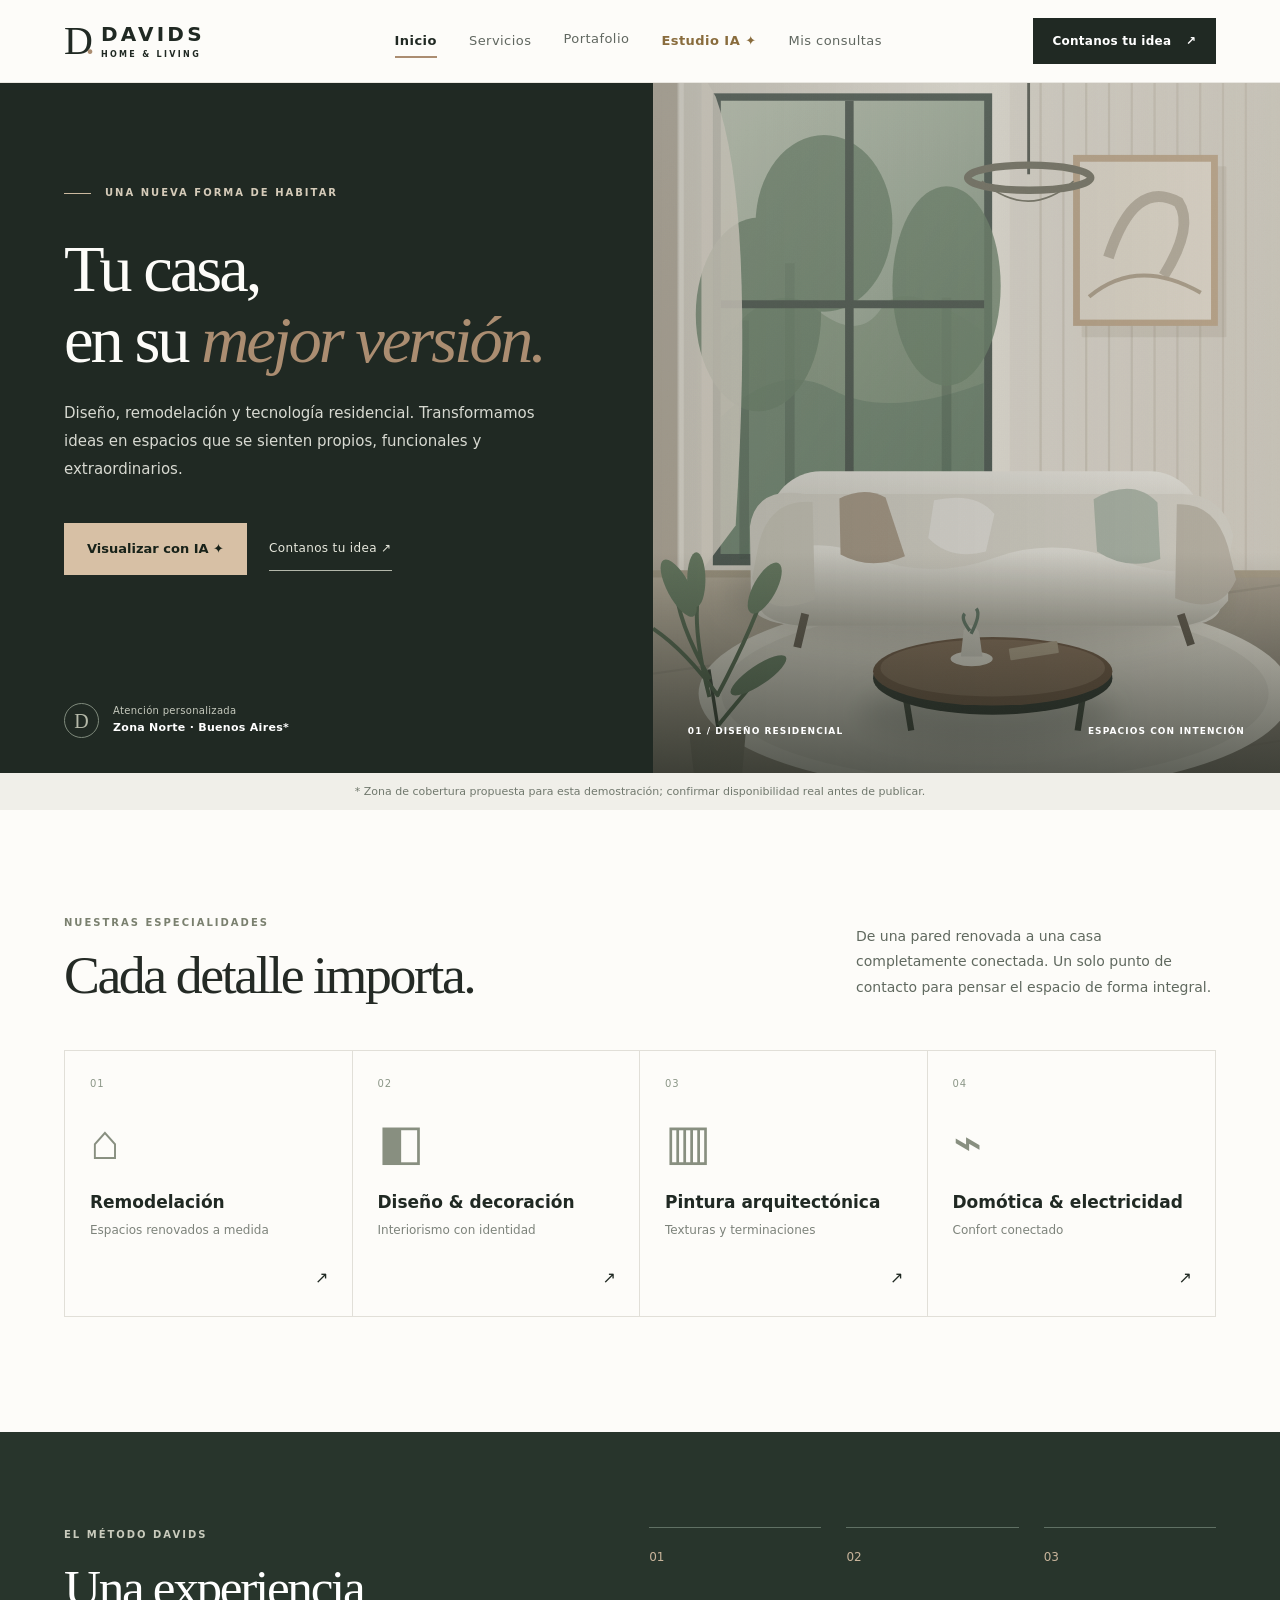
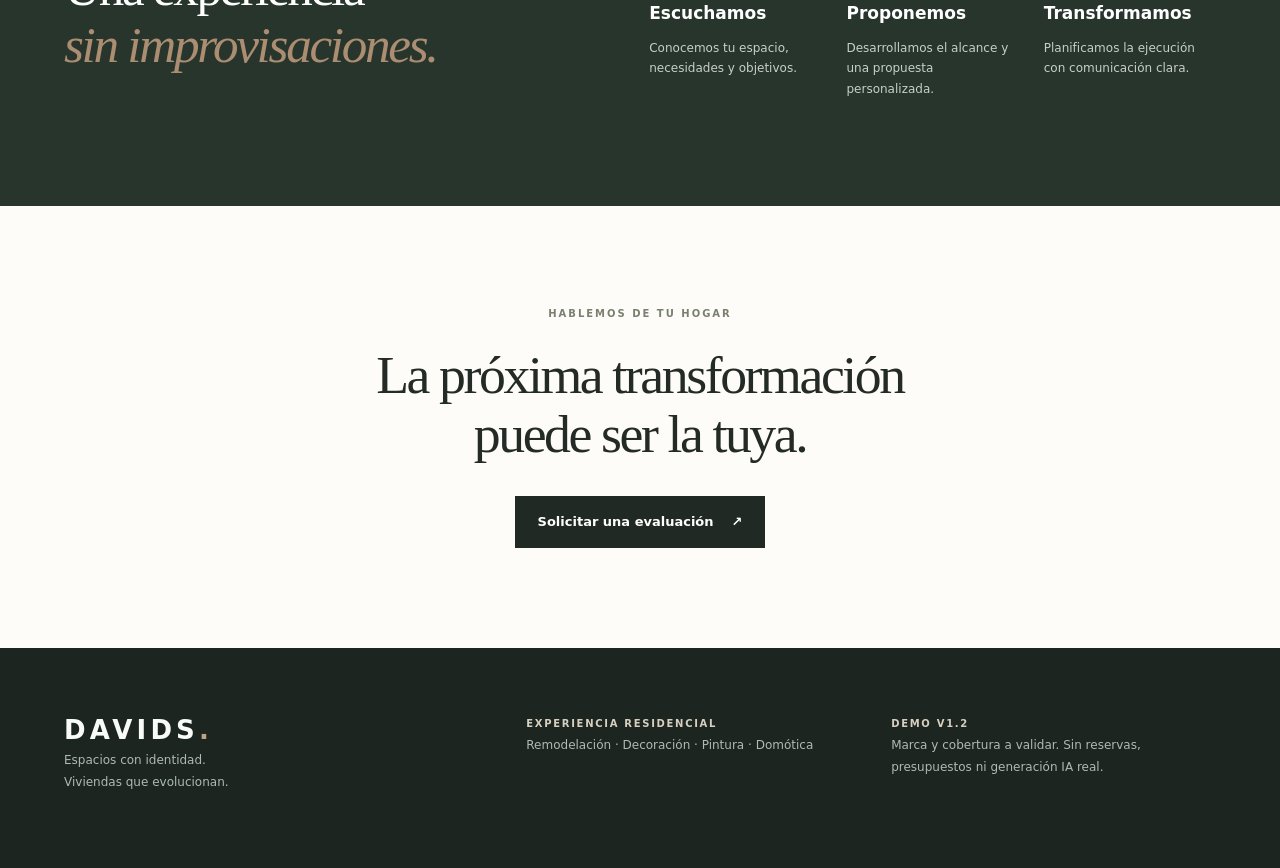
<file: index.html>
<!doctype html>
<html lang="es-AR">
<head>
  <meta charset="utf-8">
  <meta name="viewport" content="width=device-width, initial-scale=1, viewport-fit=cover">
  <meta name="theme-color" content="#202923">
  <meta name="description" content="DAVIDS — Remodelación, diseño interior, pintura arquitectónica y domótica. Una nueva experiencia residencial.">
  <link rel="manifest" href="manifest.webmanifest">
  <link rel="icon" href="assets/icon-192.png" type="image/png">
  <link rel="stylesheet" href="styles.css?v=1.2.1">
  <title>DAVIDS — Espacios que evolucionan</title>
</head>
<body>
  <a class="skip-link" href="#main">Ir al contenido principal</a>
  <header class="topbar">
    <div class="bar-shell">
      <button class="wordmark" type="button" data-nav="inicio" aria-label="DAVIDS, ir al inicio"><span class="brand-icon">D<span class="brand-dot">.</span></span><span class="brand-name">DAVIDS<span>HOME & LIVING</span></span></button>
      <nav class="desktop-nav" aria-label="Navegación principal">
        <button type="button" data-nav="inicio" class="nav-link active" aria-current="page">Inicio</button>
        <button type="button" data-nav="servicios" class="nav-link">Servicios</button>
        <a href="./portafolio/" class="nav-link" style="text-decoration:none">Portafolio</a>
        <a href="./estudio-ia.html" class="nav-link" style="color:#896c3d;font-weight:750;text-decoration:none;display:inline-flex;align-items:center">Estudio IA ✦</a>
        <button type="button" data-nav="consultas" class="nav-link">Mis consultas</button>
      </nav>
      <button class="header-cta" type="button" data-nav="proyecto">Contanos tu idea <span aria-hidden="true">↗</span></button>
    </div>
  </header>

  <main id="main" tabindex="-1">
    <section class="screen is-active" data-screen="inicio" id="inicio" aria-labelledby="home-title">
      <div class="hero">
        <div class="hero-copy">
          <div class="eyebrow"><span class="line"></span> UNA NUEVA FORMA DE HABITAR</div>
          <h1 id="home-title">Tu casa,<br>en su <em>mejor versión.</em></h1>
          <p>Diseño, remodelación y tecnología residencial. Transformamos ideas en espacios que se sienten propios, funcionales y extraordinarios.</p>
          <div class="hero-actions"><a class="btn btn-primary" style="text-decoration:none" href="./estudio-ia.html">Visualizar con IA ✦</a><button type="button" class="text-link" data-nav="proyecto">Contanos tu idea ↗</button></div>
          <div class="hero-foot"><span class="foot-seal">D</span><span>Atención personalizada<br><strong>Zona Norte · Buenos Aires*</strong></span></div>
        </div>
        <div class="hero-visual" role="img" aria-label="Referencia de interior contemporáneo, sala de estar luminosa en tonos neutros">
          <div class="photo-fallback" aria-hidden="true"><span class="photo-line"></span><span class="furniture"></span></div>
          <div class="photo-mark"><span>01 / DISEÑO RESIDENCIAL</span><span>ESPACIOS CON INTENCIÓN</span></div>
        </div>
      </div>
      <div class="subnote">* Zona de cobertura propuesta para esta demostración; confirmar disponibilidad real antes de publicar.</div>
      <section class="section-pad" aria-labelledby="expert-title">
        <div class="section-heading"><div><p class="eyebrow dark">NUESTRAS ESPECIALIDADES</p><h2 id="expert-title">Cada detalle importa.</h2></div><p>De una pared renovada a una casa completamente conectada. Un solo punto de contacto para pensar el espacio de forma integral.</p></div>
        <div class="specialty-grid">
          <button class="service-tile" type="button" data-open-service="remodelacion"><span class="tile-no">01</span><span class="tile-symbol">⌂</span><strong>Remodelación</strong><small>Espacios renovados a medida</small><span class="tile-arrow">↗</span></button>
          <button class="service-tile" type="button" data-open-service="interiores"><span class="tile-no">02</span><span class="tile-symbol">◧</span><strong>Diseño & decoración</strong><small>Interiorismo con identidad</small><span class="tile-arrow">↗</span></button>
          <button class="service-tile" type="button" data-open-service="pintura"><span class="tile-no">03</span><span class="tile-symbol">▥</span><strong>Pintura arquitectónica</strong><small>Texturas y terminaciones</small><span class="tile-arrow">↗</span></button>
          <button class="service-tile" type="button" data-open-service="domotica"><span class="tile-no">04</span><span class="tile-symbol">⌁</span><strong>Domótica & electricidad</strong><small>Confort conectado</small><span class="tile-arrow">↗</span></button>
        </div>
      </section>
      <section class="dark-band" aria-labelledby="approach-title"><div class="band-inner"><div><p class="eyebrow light">EL MÉTODO DAVIDS</p><h2 id="approach-title">Una experiencia<br><em>sin improvisaciones.</em></h2></div><div class="method-steps"><div><span>01</span><strong>Escuchamos</strong><p>Conocemos tu espacio, necesidades y objetivos.</p></div><div><span>02</span><strong>Proponemos</strong><p>Desarrollamos el alcance y una propuesta personalizada.</p></div><div><span>03</span><strong>Transformamos</strong><p>Planificamos la ejecución con comunicación clara.</p></div></div></div></section>
      <section class="closing-cta section-pad"><p class="eyebrow dark">HABLEMOS DE TU HOGAR</p><h2>La próxima transformación<br>puede ser la tuya.</h2><button class="btn btn-dark" type="button" data-nav="proyecto">Solicitar una evaluación <span aria-hidden="true">↗</span></button></section>
    </section>

    <section class="screen" data-screen="servicios" id="servicios" aria-labelledby="services-title" hidden>
      <div class="subhero"><p class="eyebrow dark">QUÉ HACEMOS</p><h1 id="services-title">Soluciones a tu medida.</h1><p>Calidad visual, funcionalidad y tecnología, sin soluciones genéricas.</p></div>
      <div class="service-list" id="service-list">
        <article class="service-row" data-service="remodelacion"><div class="service-index">01 / TRANSFORMACIÓN</div><div class="service-info"><h2>Remodelaciones integrales</h2><p>Actualización de viviendas, cocinas, baños, escaleras, patios y espacios comunes. Proyecto definido por diagnóstico.</p><div class="tag-row"><span>Renovación</span><span>Materiales</span><span>Terminaciones</span></div></div><button class="icon-action" type="button" data-service-quote="remodelacion" aria-label="Consultar por remodelaciones">↗</button></article>
        <article class="service-row" data-service="interiores"><div class="service-index">02 / ESTÉTICA</div><div class="service-info"><h2>Diseño interior y decoración</h2><p>Asesoría en distribución, paletas, mobiliario, iluminación y visualización conceptual antes de intervenir.</p><div class="tag-row"><span>Interiorismo</span><span>Color</span><span>Visualización 3D*</span></div></div><button class="icon-action" type="button" data-service-quote="interiores" aria-label="Consultar por diseño interior">↗</button></article>
        <article class="service-row" data-service="pintura"><div class="service-index">03 / ACABADOS</div><div class="service-info"><h2>Pintura arquitectónica</h2><p>Preparación de superficies, selección cromática y acabados de alta calidad para interiores y exteriores.</p><div class="tag-row"><span>Interior</span><span>Exterior</span><span>Acabados</span></div></div><button class="icon-action" type="button" data-service-quote="pintura" aria-label="Consultar por pintura">↗</button></article>
        <article class="service-row" data-service="domotica"><div class="service-index">04 / TECNOLOGÍA</div><div class="service-info"><h2>Domótica e instalaciones eléctricas</h2><p>Iluminación inteligente, automatización, optimización de circuitos y soluciones de confort y seguridad, sujetas a evaluación técnica.</p><div class="tag-row"><span>Smart home</span><span>Iluminación</span><span>Seguridad</span></div></div><button class="icon-action" type="button" data-service-quote="domotica" aria-label="Consultar por domótica">↗</button></article>
      </div>
      <p class="fineprint content-width">* Disponibilidad de renders y soluciones técnicas por confirmar. Las instalaciones que lo requieran deben ejecutarse por profesionales habilitados.</p>
    </section>

    <section class="screen" data-screen="inspiracion" id="inspiracion" aria-labelledby="inspire-title" hidden>
      <div class="subhero"><p class="eyebrow dark">ESTILO Y POSIBILIDADES</p><h1 id="inspire-title">Imaginá lo que sigue.</h1><p>Ambientes de referencia para descubrir líneas estéticas, materiales y soluciones.</p></div>
      <div class="gallery-layout content-width"><p style="margin:0 0 20px"><a class="btn btn-dark" href="./portafolio/" style="text-decoration:none">Explorar Portafolio Experience V1.6 ↗</a></p>
        <p class="notice"><strong>Inspiración, no portfolio.</strong> Estas imágenes son referencias visuales de demostración; no representan trabajos realizados por DAVIDS. Se reemplazarán por fotografías reales autorizadas.</p>
        <div class="filter-row" role="group" aria-label="Filtrar inspiración">
          <button type="button" data-filter="todos" class="filter-btn selected" aria-pressed="true">Todos</button><button type="button" data-filter="interiores" class="filter-btn" aria-pressed="false">Interiores</button><button type="button" data-filter="remodelacion" class="filter-btn" aria-pressed="false">Remodelación</button><button type="button" data-filter="tecnologia" class="filter-btn" aria-pressed="false">Tecnología</button>
        </div>
        <div class="gallery-grid">
          <article class="gallery-card" data-category="interiores"><div class="gallery-photo photo-1" role="img" aria-label="Referencia visual de living de líneas contemporáneas"></div><div class="gallery-caption"><span>AMBIENTES</span><h2>Equilibrio natural</h2><p>Texturas nobles y tonos cálidos.</p></div></article>
          <article class="gallery-card" data-category="remodelacion"><div class="gallery-photo photo-2" role="img" aria-label="Referencia visual de cocina contemporánea"></div><div class="gallery-caption"><span>TRANSFORMACIÓN</span><h2>Espacios integrados</h2><p>Funcionalidad en cada decisión.</p></div></article>
          <article class="gallery-card" data-category="tecnologia"><div class="gallery-photo photo-3" role="img" aria-label="Referencia visual de residencia contemporánea con iluminación"></div><div class="gallery-caption"><span>SMART LIVING</span><h2>Confort inteligente</h2><p>Luz, ambiente y control.</p></div></article>
        </div>
        <div class="panel-inspire"><div><p class="eyebrow dark">HAGAMOS ALGO ÚNICO</p><h2>El diseño empieza con una conversación.</h2></div><button class="btn btn-dark" type="button" data-nav="proyecto">Quiero asesoramiento ↗</button></div>
      </div>
    </section>

    <section class="screen" data-screen="proyecto" id="proyecto" aria-labelledby="project-title" hidden>
      <div class="subhero compact"><p class="eyebrow dark">TU PROYECTO, PASO A PASO</p><h1 id="project-title">Contanos tu idea.</h1><p>Armá una solicitud inicial para organizar tu consulta. No genera un presupuesto ni una reserva automática.</p></div>
      <div class="wizard-shell content-width">
        <div class="wizard-side"><p class="eyebrow light">EVALUACIÓN INICIAL</p><h2>Un buen proyecto comienza escuchándote.</h2><p>Elegí los servicios que te interesan y describí tu espacio. No necesitás tener todo definido.</p><div class="side-rule"></div><div class="mini-assurance"><span aria-hidden="true">✧</span><span>Propuesta a medida</span></div><div class="mini-assurance"><span aria-hidden="true">✧</span><span>Sin precios engañosos</span></div><div class="mini-assurance"><span aria-hidden="true">✧</span><span>Datos no enviados en esta demo</span></div></div>
        <div class="wizard-main">
          <ol class="stepper" aria-label="Pasos de la solicitud"><li class="current" data-step-label="1"><span>1</span><span>Servicio</span></li><li data-step-label="2"><span>2</span><span>Espacio</span></li><li data-step-label="3"><span>3</span><span>Contacto</span></li><li data-step-label="4"><span>4</span><span>Revisar</span></li></ol>
          <div id="form-error" role="alert" class="form-error" hidden></div>
          <form id="project-form" novalidate>
            <fieldset class="form-step" data-step="1"><legend>¿Qué te gustaría transformar?</legend><p class="field-helper">Podés elegir varias opciones.</p><div class="option-grid"><label class="choice-card"><input type="checkbox" name="services" value="remodelacion"><span class="choice-glyph">⌂</span><span>Remodelación</span><small>Reformas y renovaciones</small></label><label class="choice-card"><input type="checkbox" name="services" value="interiores"><span class="choice-glyph">◧</span><span>Diseño interior</span><small>Estética y ambientes</small></label><label class="choice-card"><input type="checkbox" name="services" value="pintura"><span class="choice-glyph">▥</span><span>Pintura</span><small>Terminaciones premium</small></label><label class="choice-card"><input type="checkbox" name="services" value="domotica"><span class="choice-glyph">⌁</span><span>Domótica y electricidad</span><small>Tecnología y confort</small></label></div></fieldset>
            <fieldset class="form-step" data-step="2" hidden><legend>Hablemos del espacio.</legend><p class="field-helper">Estos datos orientan la primera evaluación.</p><div class="field-grid"><label class="field">Tipo de propiedad<select name="property" required><option value="">Seleccioná una opción</option><option>Casa</option><option>Departamento</option><option>PH / Dúplex</option><option>Otro espacio</option></select></label><label class="field">Ambiente o área<select name="room" required><option value="">Seleccioná una opción</option><option>Varios ambientes / Integral</option><option>Living / Comedor</option><option>Cocina</option><option>Baño</option><option>Dormitorio</option><option>Patio / Exterior</option><option>Otro</option></select></label><label class="field">Localidad o zona<input name="zone" maxlength="65" autocomplete="address-level2" placeholder="Ej.: San Isidro"></label><label class="field">¿Cuándo te gustaría comenzar?<select name="timing" required><option value="">Seleccioná una opción</option><option>Lo antes posible</option><option>Dentro de 1 a 3 meses</option><option>Dentro de 3 a 6 meses</option><option>Estoy explorando ideas</option></select></label></div></fieldset>
            <fieldset class="form-step" data-step="3" hidden><legend>¿Cómo podemos conocerte?</legend><p class="field-helper">Solo se usa para preparar el resumen de demostración. No se transmite información a DAVIDS.</p><div class="field-grid"><label class="field">Nombre <span aria-hidden="true">*</span><input name="client" maxlength="90" autocomplete="name" placeholder="Tu nombre" required></label><label class="field">WhatsApp o correo <span aria-hidden="true">*</span><input name="contact" maxlength="100" autocomplete="off" placeholder="Número o email" required></label></div><label class="field">Contanos qué imaginás<textarea name="details" rows="5" maxlength="850" placeholder="Por ejemplo: quiero renovar el living, integrar iluminación y mejorar terminaciones..."></textarea></label><div class="privacy-note">Por seguridad, evitá incluir dirección exacta, documentos o información sensible.</div></fieldset>
            <div class="form-step review-step" data-step="4" hidden><h2>Revisá tu consulta.</h2><p class="field-helper">Al guardar, quedará únicamente en esta sesión de tu navegador. Podrás copiarla o compartirla por WhatsApp por tu cuenta.</p><div id="review-content" class="review-card"></div><label class="check-consent"><input id="demo-confirm" type="checkbox"><span>Entiendo que esta es una demostración y que <strong>no se realiza ningún envío, reserva ni presupuesto real</strong>.</span></label></div>
            <div class="wizard-actions"><button class="btn btn-outline" type="button" id="previous-step" hidden>← Anterior</button><button class="btn btn-dark" type="button" id="next-step">Continuar <span aria-hidden="true">→</span></button><button class="btn btn-dark" type="submit" id="save-brief" hidden>Guardar borrador <span aria-hidden="true">✓</span></button></div>
          </form>
        </div>
      </div>
    </section>

    <section class="screen" data-screen="consultas" id="consultas" aria-labelledby="my-title" hidden>
      <div class="subhero"><p class="eyebrow dark">TU ESPACIO</p><h1 id="my-title">Mis consultas.</h1><p>Borradores creados en este navegador durante la sesión actual. Ninguno fue enviado a la empresa.</p></div>
      <div class="content-width consultations"><div class="demo-disclaimer"><span class="status-dot"></span><span><strong>Modo demostración.</strong> Sin cuenta, servidor ni contacto automático. Al cerrar la sesión, los borradores pueden perderse.</span></div><div id="briefs-list" aria-live="polite"></div><button type="button" class="btn btn-dark" data-nav="proyecto">Crear una nueva consulta ↗</button></div>
    </section>
  </main>

  <footer class="footer"><div class="footer-inner"><div><span class="footer-logo">DAVIDS<span>.</span></span><p>Espacios con identidad.<br>Viviendas que evolucionan.</p></div><div><strong>EXPERIENCIA RESIDENCIAL</strong><p>Remodelación · Decoración · Pintura · Domótica</p></div><div><strong>DEMO V1.2</strong><p>Marca y cobertura a validar. Sin reservas, presupuestos ni generación IA real.</p></div></div></footer>
  <nav class="bottom-nav" aria-label="Navegación móvil"><button data-nav="inicio" type="button" class="selected" aria-current="page"><span aria-hidden="true">⌂</span>Inicio</button><button data-nav="servicios" type="button"><span aria-hidden="true">▦</span>Servicios</button><a href="./portafolio/" style="text-decoration:none;display:flex;align-items:center;justify-content:center;flex-direction:column;gap:2px;color:#8b6b3b;min-height:53px;font-size:11px;font-weight:650"><span aria-hidden="true">◈</span>Portafolio</a><button data-nav="proyecto" type="button"><span aria-hidden="true">✎</span>Proyecto</button><button data-nav="consultas" type="button"><span aria-hidden="true">◫</span>Consultas</button></nav>
  <div class="toast" id="toast" role="status" aria-live="polite"></div>
  <dialog id="summary-dialog" class="summary-dialog" aria-labelledby="dialog-title"><form method="dialog"><button class="modal-close" aria-label="Cerrar resumen">✕</button></form><p class="eyebrow dark">BORRADOR LOCAL</p><h2 id="dialog-title">Tu solicitud</h2><pre id="summary-text"></pre><div class="modal-actions"><button type="button" class="btn btn-outline" id="copy-summary">Copiar texto</button><button type="button" class="btn btn-dark" id="whatsapp-summary">Compartir por WhatsApp ↗</button></div><p class="fineprint">WhatsApp abrirá un borrador para el contacto provisional de DAVIDS. El envío requiere tu confirmación.</p></dialog>
  <script src="app.js" defer></script>
</body>
</html>
</file>
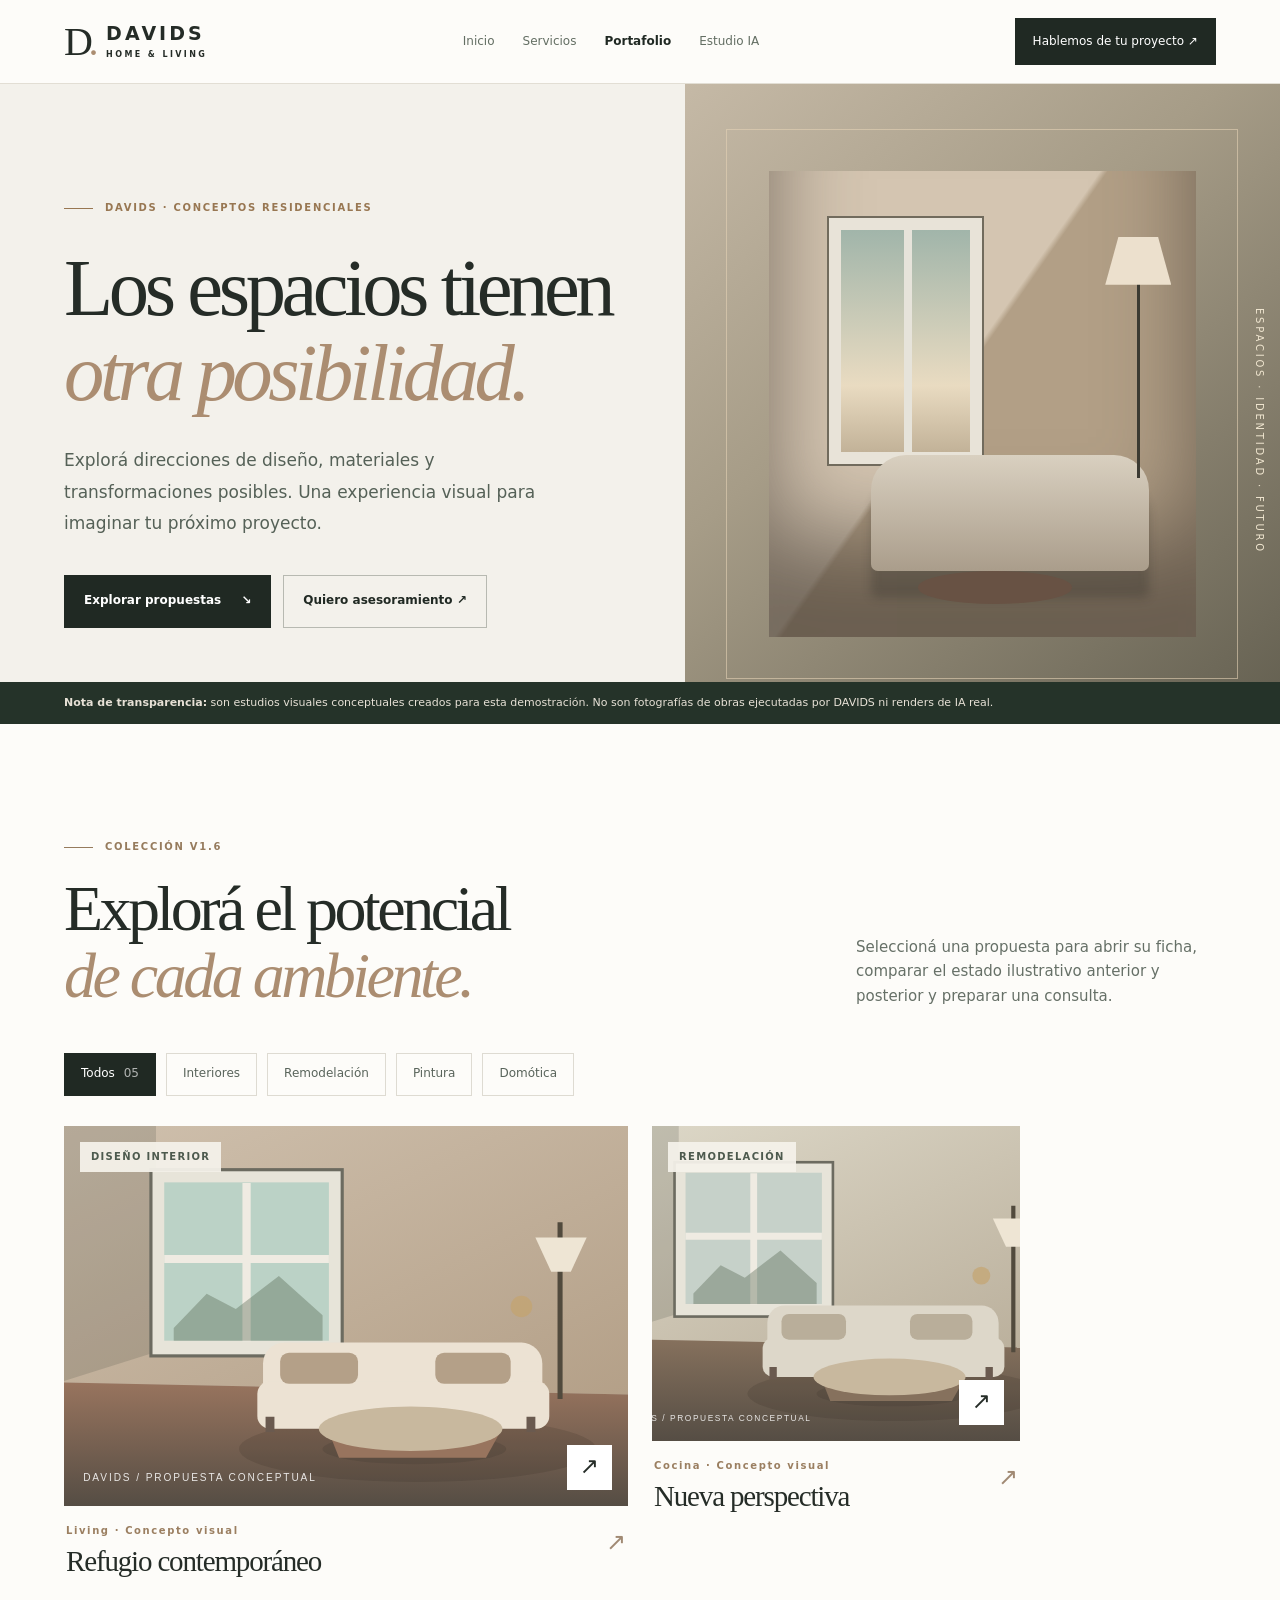
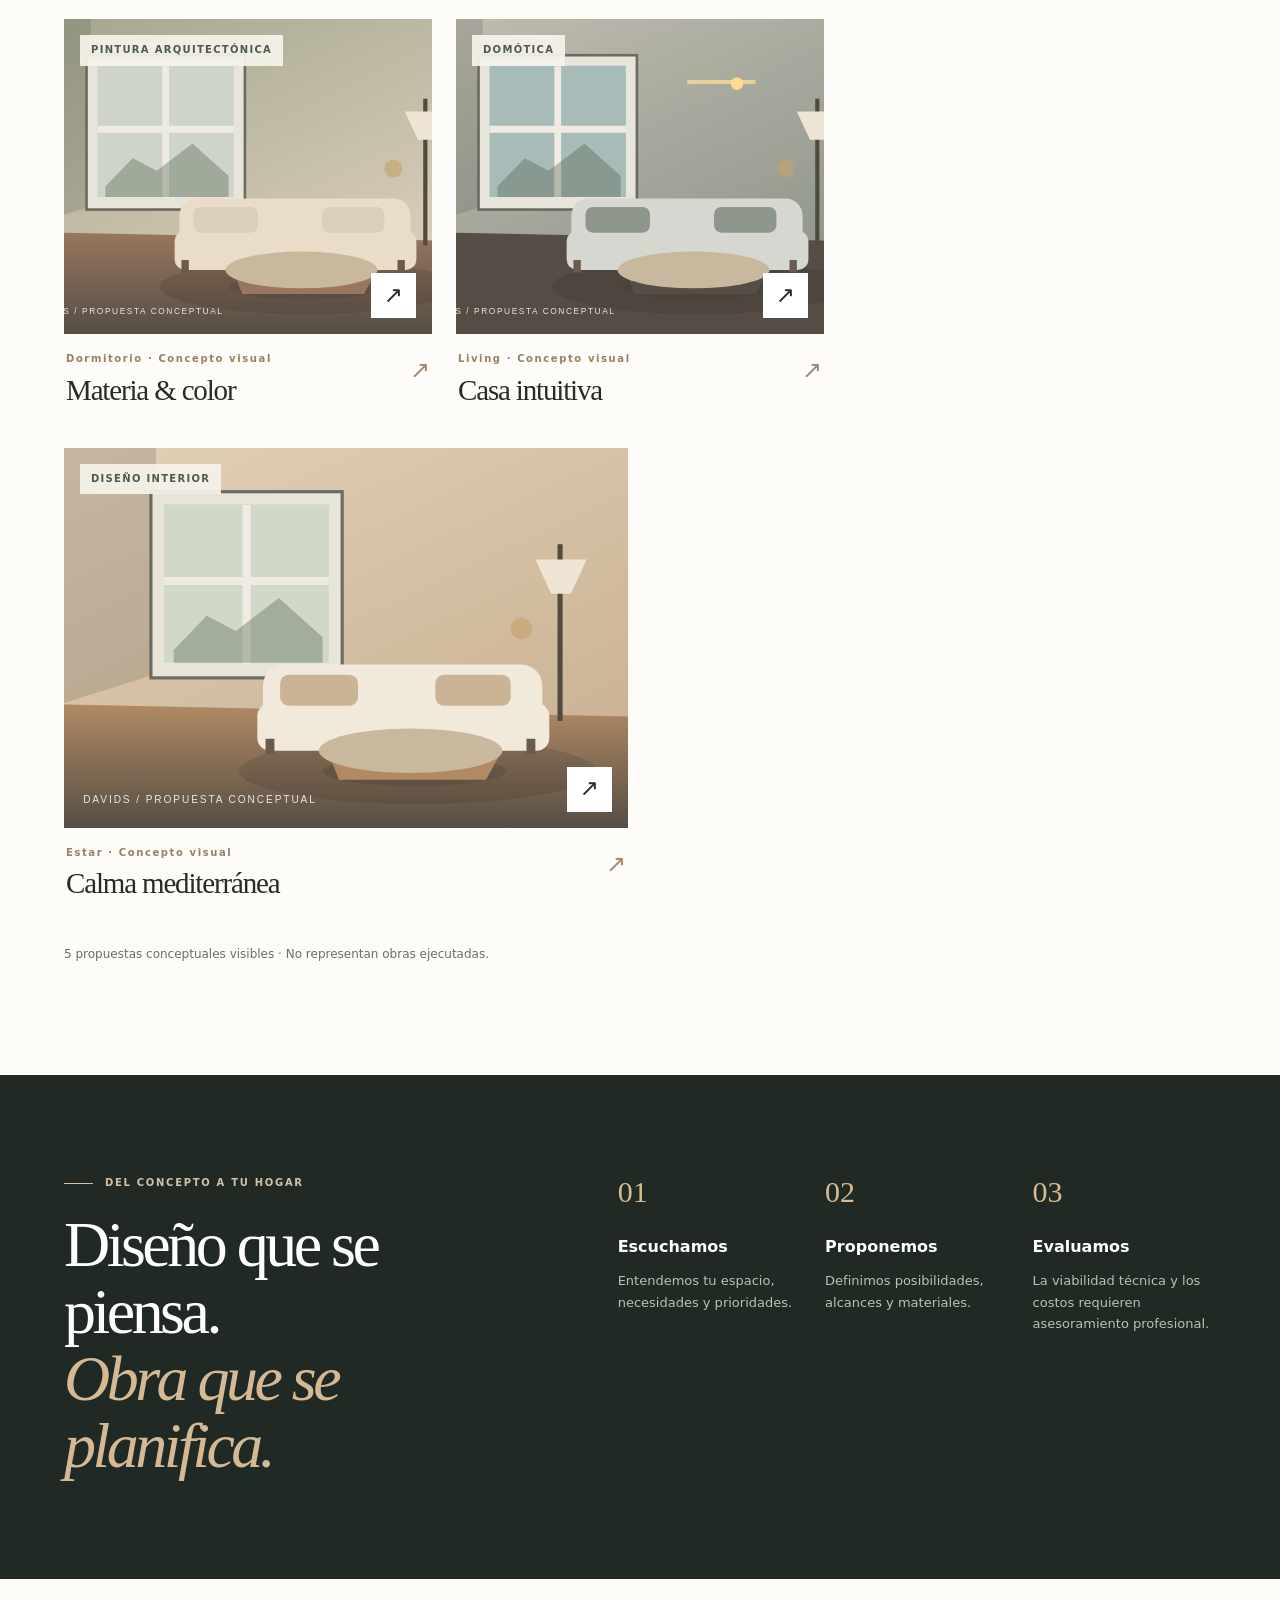
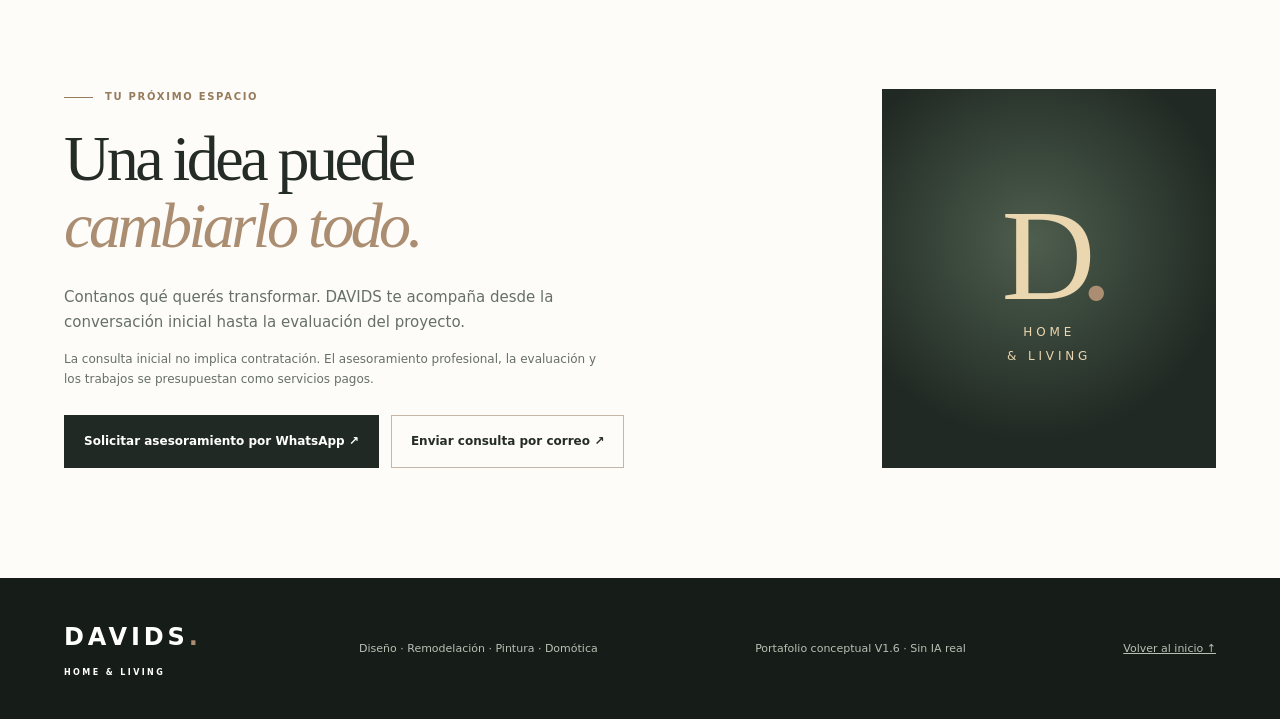
<file: portafolio/index.html>
<!doctype html>
<html lang="es-AR">
<head>
<meta charset="utf-8"><meta name="viewport" content="width=device-width,initial-scale=1,viewport-fit=cover">
<meta name="theme-color" content="#202923"><meta name="description" content="DAVIDS Portafolio Experience: conceptos de remodelación residencial, materiales, diseño y domótica.">
<title>Portafolio Experience · DAVIDS Home & Living</title>
<link rel="icon" href="../assets/icon-192.png" type="image/png"><link rel="stylesheet" href="styles.css">
<script defer src="app.js"></script>
</head>
<body>
<a class="skip" href="#main">Saltar al contenido</a>
<header class="topbar"><a class="mark" href="../index.html"><span class="d">D<span>.</span></span><span>DAVIDS<small>HOME & LIVING</small></span></a><nav aria-label="Navegación"><a href="../index.html">Inicio</a><a href="../index.html#servicios">Servicios</a><a class="current" href="./" aria-current="page">Portafolio</a><a href="../estudio-ia.html">Estudio IA</a></nav><a class="header-contact" href="#contacto">Hablemos de tu proyecto ↗</a></header>
<main id="main">
<section class="hero"><div class="hero-inner"><div class="eyebrow"><span></span> DAVIDS · CONCEPTOS RESIDENCIALES</div><h1>Los espacios tienen<br><em>otra posibilidad.</em></h1><p class="lead">Explorá direcciones de diseño, materiales y transformaciones posibles. Una experiencia visual para imaginar tu próximo proyecto.</p><div class="hero-actions"><a class="btn primary" href="#coleccion">Explorar propuestas <span aria-hidden="true">↘</span></a><a class="btn ghost" href="#contacto">Quiero asesoramiento ↗</a></div></div><div class="hero-visual" aria-hidden="true"><div class="hero-frame"><div class="hero-arch"><div class="hero-window"></div><div class="hero-sofa"></div><div class="hero-table"></div><div class="hero-lamp"></div></div></div><span class="hero-vertical">ESPACIOS · IDENTIDAD · FUTURO</span></div><div class="hero-note"><strong>Nota de transparencia:</strong> son estudios visuales conceptuales creados para esta demostración. No son fotografías de obras ejecutadas por DAVIDS ni renders de IA real.</div></section>
<section class="collection wrap" id="coleccion" aria-labelledby="collection-title"><div class="section-top"><div><div class="eyebrow dark"><span></span> COLECCIÓN V1.6</div><h2 id="collection-title">Explorá el potencial<br><em>de cada ambiente.</em></h2></div><p>Seleccioná una propuesta para abrir su ficha, comparar el estado ilustrativo anterior y posterior y preparar una consulta.</p></div>
<div class="filters" role="group" aria-label="Filtrar conceptos"><button class="filter active" data-filter="todos" aria-pressed="true">Todos <span>05</span></button><button class="filter" data-filter="interiores" aria-pressed="false">Interiores</button><button class="filter" data-filter="remodelacion" aria-pressed="false">Remodelación</button><button class="filter" data-filter="pintura" aria-pressed="false">Pintura</button><button class="filter" data-filter="domotica" aria-pressed="false">Domótica</button></div>
<div id="project-grid" class="project-grid" aria-live="polite"></div><p id="count" class="result-count" role="status"></p>
</section>
<section class="process"><div class="wrap process-inner"><div><div class="eyebrow"><span></span> DEL CONCEPTO A TU HOGAR</div><h2>Diseño que se piensa.<br><em>Obra que se planifica.</em></h2></div><div class="steps"><div><b>01</b><h3>Escuchamos</h3><p>Entendemos tu espacio, necesidades y prioridades.</p></div><div><b>02</b><h3>Proponemos</h3><p>Definimos posibilidades, alcances y materiales.</p></div><div><b>03</b><h3>Evaluamos</h3><p>La viabilidad técnica y los costos requieren asesoramiento profesional.</p></div></div></div></section>
<section class="cta wrap" id="contacto"><div class="cta-copy"><div class="eyebrow dark"><span></span> TU PRÓXIMO ESPACIO</div><h2>Una idea puede<br><em>cambiarlo todo.</em></h2><p>Contanos qué querés transformar. DAVIDS te acompaña desde la conversación inicial hasta la evaluación del proyecto.</p><p class="disclaimer">La consulta inicial no implica contratación. El asesoramiento profesional, la evaluación y los trabajos se presupuestan como servicios pagos.</p><div class="cta-buttons"><a id="wa-general" class="btn primary" target="_blank" rel="noopener noreferrer">Solicitar asesoramiento por WhatsApp ↗</a><a id="mail-general" class="btn outline">Enviar consulta por correo ↗</a></div></div><div class="cta-visual" aria-hidden="true"><div class="stamp">D<span>.</span></div><p>HOME<br>& LIVING</p></div></section>
</main>
<footer><div class="wrap footer-inner"><div class="footer-brand">DAVIDS<span>.</span><small>HOME & LIVING</small></div><p>Diseño · Remodelación · Pintura · Domótica</p><p>Portafolio conceptual V1.6 · Sin IA real</p><a href="../index.html">Volver al inicio ↑</a></div></footer>
<dialog id="detail" class="modal" aria-labelledby="dialog-title"><div class="modal-shell"><button type="button" class="close" id="close" aria-label="Cerrar detalle">✕</button><div class="modal-content"><div class="modal-media"><div id="compare" class="compare"><img id="before" alt="Concepto ilustrativo del espacio antes de la intervención"><div id="after-clip" class="after-clip"><img id="after" alt="Concepto ilustrativo de propuesta posterior"></div><span class="compare-label before-label">ANTES · CONCEPTUAL</span><span class="compare-label after-label">PROPUESTA · CONCEPTUAL</span></div><label class="slider-label" for="slider">Deslizá para comparar <strong id="value">50%</strong></label><input id="slider" type="range" min="0" max="100" value="50" aria-label="Porcentaje visible de propuesta posterior"><p class="media-foot">Visualizaciones ilustrativas, no fotografías de obras realizadas ni IA aplicada a una foto del cliente.</p></div><div class="modal-info"><p class="eyebrow dark">FICHA CONCEPTUAL · <span id="project-number"></span></p><h2 id="dialog-title"></h2><p id="project-desc"></p><h3>Dirección de diseño</h3><ul id="features"></ul><p class="paid">El asesoramiento profesional y la ejecución de obras son servicios pagos.</p><div class="modal-buttons"><a id="wa-project" class="btn primary" target="_blank" rel="noopener noreferrer">Consultar por WhatsApp ↗</a><a id="mail-project" class="btn outline">Enviar por correo ↗</a></div><div class="modal-pager"><button id="prev" type="button">← Anterior</button><span id="pager"></span><button id="next" type="button">Siguiente →</button></div></div></div></div></dialog>
</body></html>
</file>
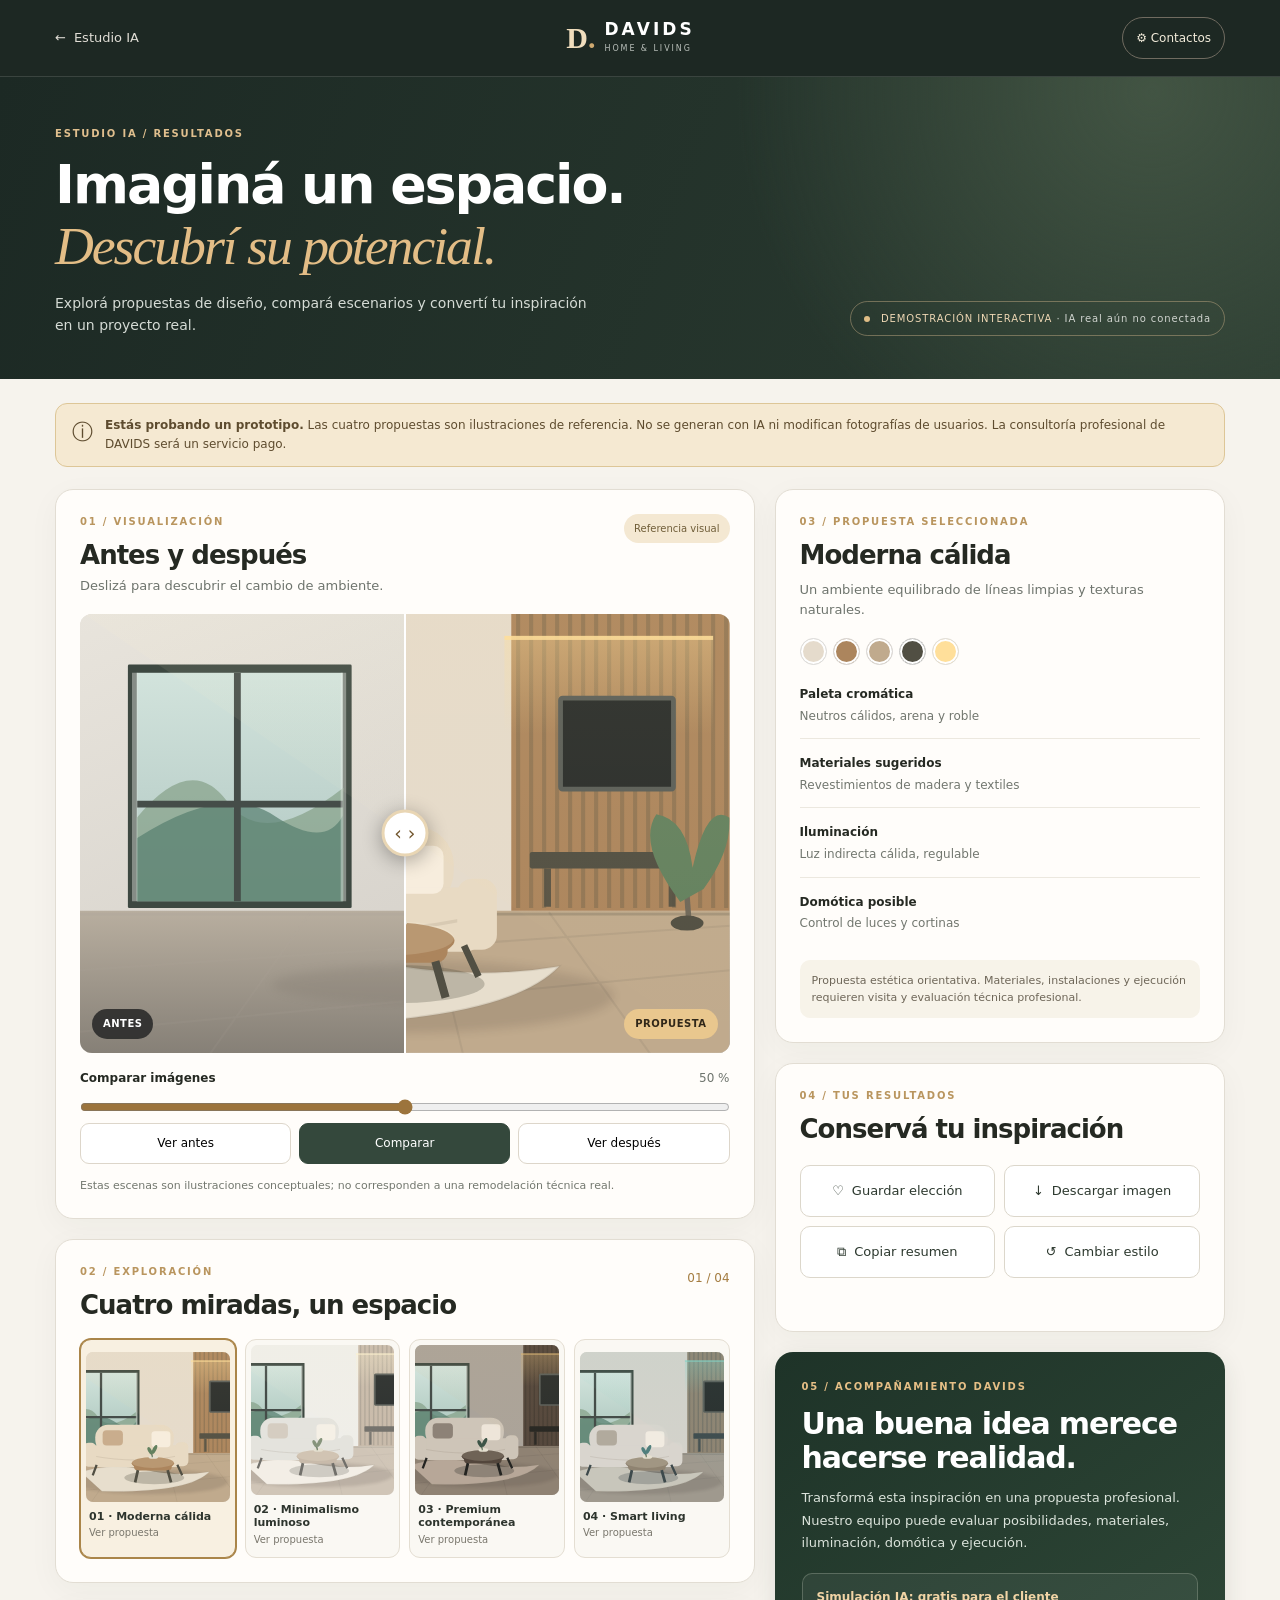
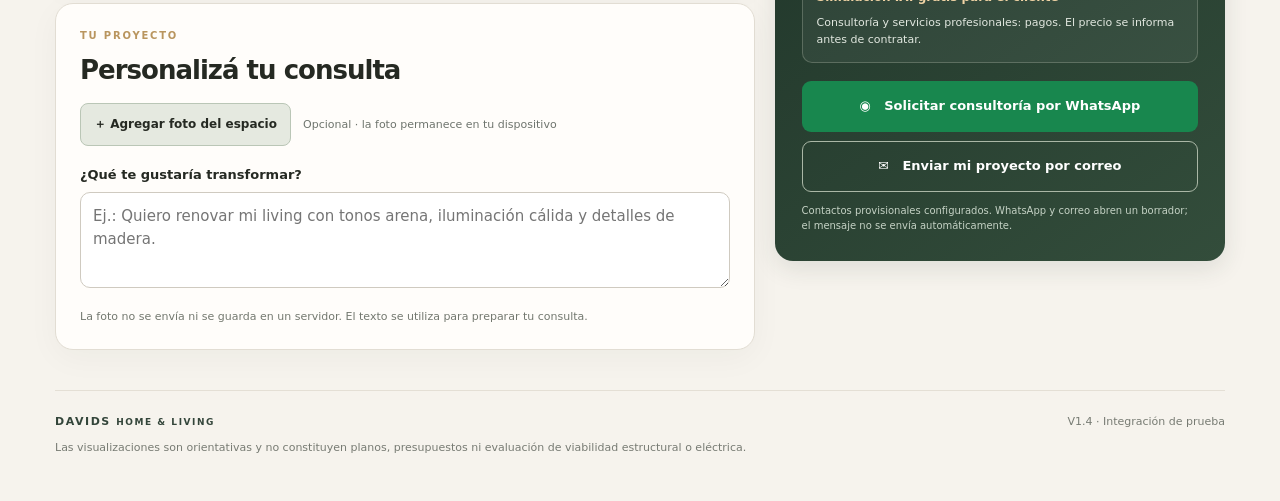
<file: preview-v14/index.html>
<!doctype html>
<html lang="es-AR"><head><meta charset="UTF-8"><meta name="viewport" content="width=device-width,initial-scale=1,viewport-fit=cover"><meta name="theme-color" content="#202b25"><meta name="description" content="DAVIDS Home & Living · Prototipo de resultados de remodelación con comparador y asesoramiento profesional."><title>DAVIDS · Estudio IA · Resultados V1.3</title><style>:root{--night:#1d2823;--green:#293b32;--gold:#cfa970;--cream:#f6f3ed;--paper:#fffdfa;--ink:#252922;--muted:#6e746d;--border:#e2ddd3;--radius:18px}*{box-sizing:border-box}html{scroll-behavior:smooth}body{margin:0;background:var(--cream);color:var(--ink);font:15px/1.55 system-ui,-apple-system,"Segoe UI",sans-serif;overflow-x:hidden}h1,h2,h3,p{margin:0}h1,h2{line-height:1.14;letter-spacing:-.038em}button,input,textarea{font:inherit}button{cursor:pointer}button:focus-visible,a:focus-visible,input:focus-visible,textarea:focus-visible{outline:3px solid #d1a15f;outline-offset:3px}button:disabled{opacity:.55;cursor:not-allowed}a{color:inherit}.container{width:min(1170px,calc(100% - 40px));margin:auto}.skip{position:absolute;top:-100px;left:10px;background:white;padding:10px;z-index:99}.skip:focus{top:10px}.topbar{background:var(--night);border-bottom:1px solid #ffffff21;color:#fff}.top-inner{min-height:76px;display:flex;align-items:center;justify-content:space-between;gap:12px}.back{font-size:13px;text-decoration:none;color:#e1ded6;min-height:44px;display:flex;gap:8px;align-items:center}.brand{display:flex;align-items:center;gap:9px}.monogram{font:600 30px Georgia,serif;color:#f0ddbd}.monogram span{color:var(--gold)}.brand strong{display:block;line-height:1;letter-spacing:.18em;font-size:17px;font-weight:650}.brand small{display:block;font-size:8px;letter-spacing:.24em;color:#b9bfba;margin-top:5px}.settings{background:transparent;border:1px solid #706b60;border-radius:50px;padding:9px 13px;color:#f2ebda;font-size:12px;min-height:42px}.hero{background:radial-gradient(circle at 90% 5%,#425443 0%,transparent 35%),linear-gradient(110deg,#1c2924,#2b3c31);color:#fff}.hero-inner{padding:49px 0 43px;display:flex;justify-content:space-between;align-items:end;gap:30px}.eyebrow,.smalltop{color:#b9955e;font-size:10px;font-weight:800;letter-spacing:.18em;margin-bottom:12px}.hero .eyebrow{color:#e0bf8e}.hero h1{font-size:clamp(34px,4.2vw,57px);font-weight:600;max-width:690px}.hero em{color:#e3bd86;font-family:Georgia,serif;font-weight:400}.hero p:not(.eyebrow){margin-top:16px;color:#d5dbd5;max-width:535px;font-size:14px}.hero-micro{white-space:nowrap;font-size:10px;border:1px solid #bba68080;border-radius:99px;padding:9px 13px;letter-spacing:.09em;color:#eed7b4}.hero-micro span:last-child{color:#d1d5d0}.dot{display:inline-block;background:#dfbd86;width:6px;height:6px;border-radius:50%;margin-right:7px}.main{padding-top:24px;padding-bottom:45px}.demo-alert{display:flex;gap:12px;background:#f5e9d2;border:1px solid #ddc697;border-radius:12px;color:#5e4c2f;padding:12px 16px;font-size:12px;margin-bottom:22px}.alert-icon{font-size:21px}.layout{display:grid;grid-template-columns:minmax(0,1.32fr) minmax(0,.85fr);gap:20px;align-items:start}.left,.right{min-width:0;display:grid;gap:20px}.maincard{background:var(--paper);border:1px solid var(--border);border-radius:var(--radius);padding:24px;box-shadow:0 8px 32px #1d28230a;min-width:0}.card-head,.section-title{display:flex;justify-content:space-between;gap:14px;align-items:start;margin-bottom:18px}.maincard h2{font-size:clamp(20px,2.4vw,26px);font-weight:650}.card-head p:not(.smalltop),.intro{font-size:13px;color:var(--muted);margin-top:5px}.pill{font-size:10px;color:#6f5d38;background:#f4e8d2;padding:7px 10px;border-radius:30px;white-space:nowrap}.compare{position:relative;width:100%;aspect-ratio:1.48;overflow:hidden;border-radius:12px;background:#e4dfd6;touch-action:pan-y;user-select:none}.compare img{position:absolute;inset:0;width:100%;height:100%;object-fit:cover}.compare img.after{clip-path:inset(0 0 0 var(--split))}.cut{position:absolute;top:0;bottom:0;left:var(--split);width:2px;background:white;transform:translateX(-50%);pointer-events:none}.handle{width:47px;height:47px;position:absolute;left:var(--split);top:50%;transform:translate(-50%,-50%);background:#fff;border:3px solid #e9d6b4;border-radius:50%;display:grid;place-items:center;box-shadow:0 4px 20px #0005;color:#71552c;font-size:19px;pointer-events:none}.compare-label{position:absolute;bottom:14px;font-size:10px;font-weight:800;letter-spacing:.05em;padding:7px 11px;border-radius:20px}.old{left:12px;background:#292929df;color:white}.new{right:12px;background:#e9c78e;color:#302719}.slide-control{margin-top:16px}.slide-control label{display:flex;justify-content:space-between;font-size:12px;font-weight:700}.slide-control label span{font-weight:400;color:var(--muted)}input[type=range]{width:100%;margin:12px 0 5px;accent-color:#9c743c;cursor:ew-resize}.quick{display:grid;grid-template-columns:repeat(3,minmax(0,1fr));gap:8px}.quick button{background:#fff;border:1px solid #ddd6ca;border-radius:9px;min-height:41px;font-size:12px}.quick button.selected{background:#34483c;border-color:#34483c;color:#fff}.helper{font-size:11px;color:#73786f;margin-top:13px}.smallcounter{font-size:12px;color:#a47c40;white-space:nowrap;margin-top:5px}.variants{display:grid;grid-template-columns:repeat(4,minmax(0,1fr));gap:9px}.variant{background:#faf8f3;border:1.5px solid #e4ded2;padding:5px 5px 10px;border-radius:11px;text-align:left;min-width:0;color:#2d342d}.variant[aria-pressed=true]{border-color:#aa8549;background:#f8f0e1;box-shadow:0 0 0 1px #aa8549}.variant img{width:100%;aspect-ratio:1.22;object-fit:cover;display:block;border-radius:7px;margin-bottom:8px}.variant strong{font-size:11px;line-height:1.23;display:block;padding:0 3px}.variant small{display:block;font-size:10px;color:#7a776d;padding:2px 3px 0}.upload-row{display:flex;flex-wrap:wrap;align-items:center;gap:12px;margin-bottom:19px}.upload-btn{background:#e5e9e0;border:1px solid #bac6b6;border-radius:8px;padding:11px 13px;font-weight:700;font-size:12px;cursor:pointer}.upload-row span{color:var(--muted);font-size:11px;overflow-wrap:anywhere}.photo-view{margin-bottom:18px}.photo-view img{width:100%;max-height:210px;object-fit:contain;border-radius:10px;background:#efefeb}.photo-view button{display:block;border:0;background:transparent;color:#885c32;text-decoration:underline;font-size:12px;margin-top:5px}.field-label{display:block;font-size:13px;font-weight:700;margin-bottom:7px}textarea{width:100%;resize:vertical;min-height:90px;background:#fff;border:1px solid #cfcac0;border-radius:10px;padding:12px;color:#2a322b}.summarycard .intro{margin:9px 0 18px}.palette{display:flex;gap:6px;margin:0 0 20px}.palette i{width:27px;height:27px;border-radius:50%;border:1px solid #ddd;box-shadow:inset 0 0 0 2px white}.details{display:grid;gap:15px}.detail{border-bottom:1px solid #ece8df;padding-bottom:13px}.detail:last-child{border:0}.detail strong{font-size:12px;display:block;margin-bottom:3px}.detail span{font-size:12px;color:#72776f;display:block}.summary-note{background:#f7f3e9;border-radius:10px;color:#6e6658;font-size:11px;margin-top:14px;padding:12px}.action-grid{display:grid;grid-template-columns:repeat(2,minmax(0,1fr));gap:9px;margin-top:20px}.action-grid button{background:#fff;border:1px solid #dcd7cb;border-radius:10px;min-height:52px;font-size:13px;display:flex;align-items:center;justify-content:center;gap:8px;color:#2d392f}.action-grid button:hover{background:#f5f5ef}.feedback{font-size:12px;color:#2a6140;min-height:18px;margin-top:11px}.conversion{background:linear-gradient(145deg,#1e3328,#334d3b);border-radius:var(--radius);color:white;padding:27px;box-shadow:0 8px 24px #2136291c}.conversion .smalltop{color:#e6bf86}.conversion h2{font-size:clamp(24px,2.6vw,30px);margin:12px 0}.conversion>p:not(.smalltop):not(.contact-note){color:#dbe3db;font-size:13px;line-height:1.75}.paid{border:1px solid #a0ab9b60;border-radius:10px;background:#ffffff0e;padding:14px;margin:18px 0}.paid strong{display:block;color:#f1d4a5;font-size:12px}.paid span{display:block;color:#e1e7df;font-size:11px;margin-top:7px}.wa,.mail{display:block;width:100%;min-height:51px;border-radius:9px;font-size:13px;font-weight:800;border:1px solid transparent;padding:10px}.wa{background:#18874e;color:white}.mail{background:transparent;color:white;border-color:#aab7a6;margin-top:9px}.contact-note{font-size:10px;color:#c5d2c5;line-height:1.55;margin-top:11px}footer{border-top:1px solid #e4dfd5;margin-top:40px;padding-top:22px;font-size:11px;color:#777b73}.footer-inner{display:flex;justify-content:space-between;gap:10px}.footer-inner span:first-child{font-weight:800;letter-spacing:.14em;color:#33453a}.footer-inner b{font-size:9px}footer p{margin-top:9px}dialog{border:1px solid #e0d9ca;border-radius:17px;background:#fffdfa;padding:24px;width:min(440px,calc(100vw - 24px));box-shadow:0 25px 90px #0004;color:#252922}dialog::backdrop{background:#141c16a6}dialog h2{font-size:24px}.dialog-head{display:flex;justify-content:space-between;align-items:start}dialog p{font-size:12px;color:#6f756b;margin:12px 0}dialog label{display:block;font-size:12px;font-weight:700;margin:16px 0 5px}dialog input{width:100%;border:1px solid #cfc9ba;border-radius:9px;padding:10px}dialog button.close{font-size:26px;border:0;background:transparent}dialog button.saveconfig{width:100%;background:#264234;color:white;padding:12px;border:0;border-radius:9px;margin-top:10px}dialog button.cancel{width:100%;background:transparent;border:0;padding:12px}.error{color:#a53227!important;min-height:14px}
@media(max-width:950px){.hero-inner{display:block}.hero-micro{display:inline-block;margin-top:25px}.layout{grid-template-columns:minmax(0,1fr)}.right{grid-template-columns:repeat(2,minmax(0,1fr));align-items:start}.summarycard{grid-row:span 2}.conversion{align-self:start}}@media(max-width:620px){.container{width:calc(100% - 26px)}.top-inner{min-height:66px}.back span{display:none}.settings span{display:none}.brand strong{font-size:15px}.hero-inner{padding:39px 0 32px}.hero h1{font-size:clamp(33px,8vw,44px)}.hero-micro{font-size:9px;white-space:normal}.main{padding-top:15px}.maincard{padding:17px;border-radius:15px}.layout,.left,.right{gap:14px}.right{grid-template-columns:1fr}.summarycard{grid-row:auto}.variants{grid-template-columns:repeat(2,minmax(0,1fr));gap:9px}.variant img{aspect-ratio:1.4}.variant strong{font-size:12px}.variant small{font-size:11px}.compare{aspect-ratio:1.3}.pill{font-size:9px}.card-head{gap:8px}.card-head h2{font-size:21px}.conversion{padding:23px}.footer-inner{display:block}.footer-inner span{display:block;margin-bottom:7px}}@media(max-width:360px){.hero h1{font-size:32px}.card-head{display:block}.pill{display:inline-block;margin-top:12px}.quick{gap:5px}.quick button{font-size:11px}.action-grid{grid-template-columns:1fr}}@media(prefers-reduced-motion:reduce){*,*:before,*:after{scroll-behavior:auto!important;transition:none!important}}
</style></head>
<body>
<a href="#resultados" class="skip">Ir a los resultados</a>
<header class="topbar"><div class="container top-inner"><a class="back" href="../estudio-ia.html" title="Volver al Estudio IA de DAVIDS">← <span>Estudio IA</span></a><div class="brand"><span class="monogram">D<span>.</span></span><div><strong>DAVIDS</strong><small>HOME & LIVING</small></div></div><button id="contact-settings" class="settings" type="button" title="Configurar contactos de prueba" aria-label="Configurar WhatsApp y correo de prueba">⚙ <span>Contactos</span></button></div></header>
<section class="hero"><div class="container hero-inner"><div><p class="eyebrow">ESTUDIO IA / RESULTADOS</p><h1>Imaginá un espacio.<br><em>Descubrí su potencial.</em></h1><p>Explorá propuestas de diseño, compará escenarios y convertí tu inspiración en un proyecto real.</p></div><div class="hero-micro"><span class="dot"></span> DEMOSTRACIÓN INTERACTIVA <span>· IA real aún no conectada</span></div></div></section>
<main id="resultados" class="container main"><div class="demo-alert" role="note"><span class="alert-icon">ⓘ</span><div><strong>Estás probando un prototipo.</strong> Las cuatro propuestas son ilustraciones de referencia. No se generan con IA ni modifican fotografías de usuarios. La consultoría profesional de DAVIDS será un servicio pago.</div></div>
<div class="layout"><section class="left" aria-label="Visualización y variantes">
<div class="maincard"><div class="card-head"><div><p class="smalltop">01 / VISUALIZACIÓN</p><h2>Antes y después</h2><p>Deslizá para descubrir el cambio de ambiente.</p></div><span class="pill">Referencia visual</span></div>
<div class="compare" id="compare" style="--split:50%"><img id="before" alt="Ilustración de un living sin renovar" width="950" height="650"><img id="after" class="after" alt="Ilustración conceptual de un living remodelado" width="950" height="650"><div class="cut" aria-hidden="true"></div><div class="handle" aria-hidden="true">‹ ›</div><span class="compare-label old">ANTES</span><span class="compare-label new">PROPUESTA</span></div>
<div class="slide-control"><label for="slide">Comparar imágenes <span id="percentage">50 %</span></label><input id="slide" type="range" min="0" max="100" value="50" aria-label="Mover comparador antes y después"></div>
<div class="quick"><button data-position="0" type="button">Ver antes</button><button data-position="50" type="button" class="selected">Comparar</button><button data-position="100" type="button">Ver después</button></div><p class="helper">Estas escenas son ilustraciones conceptuales; no corresponden a una remodelación técnica real.</p></div>
<div class="maincard variantscard"><div class="section-title"><div><p class="smalltop">02 / EXPLORACIÓN</p><h2>Cuatro miradas, un espacio</h2></div><span class="smallcounter">01 / 04</span></div><div id="variants" class="variants" aria-label="Seleccionar estilo de referencia"></div></div>
<div class="maincard uploadcard"><div class="section-title"><div><p class="smalltop">TU PROYECTO</p><h2>Personalizá tu consulta</h2></div></div><div class="upload-row"><label for="photo" class="upload-btn">＋ Agregar foto del espacio</label><input type="file" id="photo" accept="image/png,image/jpeg,image/webp" hidden><span id="file-info">Opcional · la foto permanece en tu dispositivo</span></div><div id="photo-view" class="photo-view" hidden><img id="photo-preview" alt="Fotografía que seleccionaste de tu espacio"><button type="button" id="remove-photo">Eliminar foto</button></div><label class="field-label" for="description">¿Qué te gustaría transformar?</label><textarea id="description" maxlength="800" rows="3" placeholder="Ej.: Quiero renovar mi living con tonos arena, iluminación cálida y detalles de madera."></textarea><p class="helper">La foto no se envía ni se guarda en un servidor. El texto se utiliza para preparar tu consulta.</p></div>
</section>
<aside class="right" aria-label="Detalles y contacto">
<div class="maincard summarycard"><p class="smalltop">03 / PROPUESTA SELECCIONADA</p><h2 id="variant-title">Moderna cálida</h2><p id="variant-desc" class="intro">Un ambiente equilibrado de líneas limpias y texturas naturales.</p><div class="palette" id="colors" aria-label="Paleta cromática"></div><div id="details" class="details"></div><div class="summary-note">Propuesta estética orientativa. Materiales, instalaciones y ejecución requieren visita y evaluación técnica profesional.</div></div>
<div class="maincard actioncard"><p class="smalltop">04 / TUS RESULTADOS</p><h2>Conservá tu inspiración</h2><div class="action-grid"><button id="save" type="button">♡ <span>Guardar elección</span></button><button id="download" type="button">↓ <span>Descargar imagen</span></button><button id="copy" type="button">⧉ <span>Copiar resumen</span></button><button id="reset" type="button">↺ <span>Cambiar estilo</span></button></div><p id="feedback" role="status" aria-live="polite" class="feedback"></p></div>
<div class="conversion"><p class="smalltop">05 / ACOMPAÑAMIENTO DAVIDS</p><h2>Una buena idea merece hacerse realidad.</h2><p>Transformá esta inspiración en una propuesta profesional. Nuestro equipo puede evaluar posibilidades, materiales, iluminación, domótica y ejecución.</p><div class="paid"><strong>Simulación IA: gratis para el cliente</strong><span>Consultoría y servicios profesionales: pagos. El precio se informa antes de contratar.</span></div><button id="whatsapp" type="button" class="wa">◉ &nbsp; Solicitar consultoría por WhatsApp</button><button id="email" type="button" class="mail">✉ &nbsp; Enviar mi proyecto por correo</button><p class="contact-note">Contactos provisionales configurados. WhatsApp y correo abren un borrador; el mensaje no se envía automáticamente.</p></div>
</aside></div>
<footer><div class="footer-inner"><span>DAVIDS <b>HOME & LIVING</b></span><span>V1.4 · Integración de prueba</span></div><p>Las visualizaciones son orientativas y no constituyen planos, presupuestos ni evaluación de viabilidad estructural o eléctrica.</p></footer></main>
<dialog id="config-dialog" aria-labelledby="config-title"><form method="dialog"><div class="dialog-head"><div><p class="smalltop">CONFIGURACIÓN LOCAL</p><h2 id="config-title">Contactos DAVIDS</h2></div><button value="cancel" class="close" aria-label="Cerrar">×</button></div></form><p>Agregá los canales oficiales para probar los accesos de contacto. Los datos se guardan únicamente en este navegador.</p><label for="phone">WhatsApp Business (código de país y número, sin símbolos)</label><input id="phone" type="tel" inputmode="tel" placeholder="Ej.: 54911XXXXXXXX"><label for="mail-address">Correo empresarial</label><input id="mail-address" type="email" placeholder="contacto@tuempresa.com"><p id="config-error" role="alert" class="error"></p><button type="button" id="save-config" class="saveconfig">Guardar contactos de prueba</button><button type="button" id="close-config" class="cancel">Volver al prototipo</button></dialog>
<script>// Ilustraciones locales de referencia: NO son resultados de IA real.
const palette=[
 {title:'Moderna cálida',desc:'Un ambiente equilibrado de líneas limpias y texturas naturales.',wall:'#e5dbcc',wood:'#ac855d',floor:'#c0aa8d',sofa:'#e8dac3',detail:'#514f43',led:'#ffdf9a',carpet:'#e7decd',green:'#63815f',items:['Neutros cálidos, arena y roble','Revestimientos de madera y textiles','Luz indirecta cálida, regulable','Control de luces y cortinas']},
 {title:'Minimalismo luminoso',desc:'Blancos quebrados, pocos elementos y sensación de amplitud.',wall:'#efeee9',wood:'#c8baaa',floor:'#d0c5b7',sofa:'#e4e3dd',detail:'#716f6a',led:'#fdf2cf',carpet:'#f3eee6',green:'#86947c',items:['Marfil, piedra y gris suave','Madera clara y superficies continuas','Luz natural y perfiles LED ocultos','Escenas simples de iluminación']},
 {title:'Premium contemporánea',desc:'Contrastes profundos, piedra y una ambientación sofisticada.',wall:'#aaa39a',wood:'#53463c',floor:'#8f8273',sofa:'#cec5b8',detail:'#242421',led:'#d8b475',carpet:'#b7a798',green:'#3c5446',items:['Grafito, taupe y bronce','Piedra, metal cepillado y madera oscura','Apliques puntuales y luz de acento','Control central de escenas y clima']},
 {title:'Smart living',desc:'Una estética refinada con capas de iluminación automatizable.',wall:'#d5d2cb',wood:'#8f8371',floor:'#9f998e',sofa:'#d9d5ce',detail:'#3e4a4c',led:'#84d4c6',carpet:'#c8c6bb',green:'#507f7d',items:['Grises cálidos y petróleo','Paneles acústicos y acabados técnicos','Tiras LED regulables y escenas','Automatización de iluminación y cortinas']}
];
function roomSvg(idx,before=false){const p=palette[idx]||palette[0];const W=950,H=650;
const wall=before?'#e8e4dc':p.wall, floor=before?'#b8ae9f':p.floor, trim=before?'#c5bbb0':p.wood, sky=before?'#b0c7c2':'#a5c2b8';
const line=before?'#aba49b':p.detail;
return `<svg xmlns="http://www.w3.org/2000/svg" viewBox="0 0 ${W} ${H}" role="img">
<defs><linearGradient id="wall" x2="0.9" y2="1"><stop stop-color="${wall}"/><stop offset="1" stop-color="${before?'#d5d1ca':p.wall}"/></linearGradient><linearGradient id="glass" x2="0" y2="1"><stop stop-color="#d2e3dc"/><stop offset="1" stop-color="${sky}"/></linearGradient><linearGradient id="fl" x2="0" y2="1"><stop stop-color="${floor}"/><stop offset="1" stop-color="${before?'#857f76':p.floor}"/></linearGradient><linearGradient id="light" x2="0" y2="1"><stop stop-color="${before?'#fff2ce':p.led}" stop-opacity=".5"/><stop offset="1" stop-color="${before?'#fff2ce':p.led}" stop-opacity="0"/></linearGradient><filter id="shadow"><feGaussianBlur stdDeviation="7"/></filter></defs>
<rect width="950" height="650" fill="url(#wall)"/><path d="M0 0H950V439H0Z" fill="url(#wall)"/><path d="M0 438H950V650H0Z" fill="url(#fl)"/><path d="M0 443H950" stroke="${line}" opacity=".23" stroke-width="4"/>
<path d="M0 525L950 460M0 615L950 525M188 650L337 440M560 650L510 440M835 650L685 440" stroke="${line}" stroke-opacity=".10" stroke-width="3"/>
<rect x="70" y="78" width="327" height="356" rx="2" fill="#3d4841"/><rect x="83" y="90" width="301" height="334" fill="url(#glass)"/>
<path d="M83 302Q162 206 215 278T385 258V424H83Z" fill="#829d83" opacity=".65"/><path d="M83 332Q210 250 284 299T384 299V424H83Z" fill="#587f70" opacity=".7"/>
<path d="M230 90V424M83 282H384" stroke="#454d49" stroke-width="10"/><path d="M80 90V424M385 90V424" stroke="#eff2ee" stroke-opacity=".4" stroke-width="8"/>
${before?`<rect x="605" y="170" width="236" height="171" rx="4" fill="#efece5" stroke="#c2b9ac" stroke-width="7"/><path d="M658 301L715 225 762 258 786 236" fill="none" stroke="#d7cfbf" stroke-width="11"/><ellipse cx="530" cy="546" rx="250" ry="30" fill="#685f56" opacity=".15" filter="url(#shadow)"/><rect x="480" y="363" width="355" height="26" fill="#c3b7a5"/><path d="M499 385V485M814 385V485" stroke="#9c9385" stroke-width="10"/><path d="M0 0H950V650" fill="url(#light)" opacity=".18"/>`:''}
${before?'':`
<rect x="630" y="0" width="320" height="438" fill="${p.wood}"/><g stroke="${p.detail}" stroke-opacity=".28" stroke-width="6">${Array.from({length:17},(_,j)=>`<path d="M${640+j*19} 0V434"/>`).join('')}</g>
<rect x="620" y="36" width="305" height="6" fill="${p.led}" opacity=".87"/><path d="M620 42H925V180H620Z" fill="url(#light)" opacity=".64"/><rect x="702" y="127" width="165" height="133" rx="3" fill="#282c2b" stroke="#5a5e59" stroke-width="7"/>
<rect x="657" y="352" width="233" height="24" rx="3" fill="${p.detail}"/><path d="M683 376v56m182-56v56" stroke="${p.detail}" stroke-width="10" opacity=".9"/>
<ellipse cx="449" cy="563" rx="331" ry="54" fill="#302b26" opacity=".13" filter="url(#shadow)"/>
<path d="M142 520Q276 478 420 510T700 519Q613 611 234 604Z" fill="${p.carpet}" stroke="#8c8072" stroke-opacity=".18" stroke-width="3"/>
<rect x="205" y="315" width="341" height="120" rx="55" fill="${p.sofa}"/><rect x="169" y="404" width="422" height="94" rx="30" fill="${p.sofa}"/><path d="M196 451q190 35 365 0" stroke="#615344" stroke-width="5" opacity=".12" fill="none"/><rect x="154" y="393" width="55" height="104" rx="22" fill="${p.sofa}"/><rect x="551" y="391" width="58" height="104" rx="22" fill="${p.sofa}"/>
<rect x="237" y="339" width="88" height="66" rx="17" fill="${p.wood}" opacity=".52"/><rect x="449" y="343" width="82" height="70" rx="15" fill="#fff8eb" opacity=".65"/>
<path d="M211 489 194 535M561 489l21 45" stroke="${p.detail}" stroke-width="10"/>
<ellipse cx="461" cy="545" rx="130" ry="28" fill="${p.detail}" opacity=".28"/><rect x="373" y="479" width="164" height="35" rx="18" fill="${p.wood}"/><path d="M390 512 378 565m141-53 15 53" stroke="${p.detail}" stroke-width="12"/><ellipse cx="455" cy="482" rx="92" ry="27" fill="${p.wood}"/><ellipse cx="455" cy="478" rx="91" ry="25" fill="#fff4df" opacity=".16"/>
<ellipse cx="457" cy="455" rx="21" ry="8" fill="#e5e0d0"/><path d="M453 456q-6-14-2-26" stroke="#657b61" stroke-width="5"/><ellipse cx="442" cy="428" rx="8" ry="17" fill="${p.green}" transform="rotate(-28 442 428)"/><ellipse cx="462" cy="422" rx="8" ry="21" fill="${p.green}" transform="rotate(27 462 422)"/>
<path d="M890 460 885 391" stroke="#6e6759" stroke-width="8"/><path d="M877 425Q813 340 842 297Q886 304 895 375Q916 279 949 302Q951 352 911 406" fill="${p.green}"/><ellipse cx="887" cy="456" rx="24" ry="11" fill="${p.detail}"/>
<path d="M0 0H950V650" fill="url(#light)" opacity=".15"/>
`}
</svg>`}
function svgUrl(svg){return 'data:image/svg+xml;charset=utf-8,'+encodeURIComponent(svg)}
const beforeImg=svgUrl(roomSvg(0,true));const afterImgs=palette.map((_,i)=>svgUrl(roomSvg(i,false)));
</script><script>(()=>{'use strict';
const $=id=>document.getElementById(id);
const urls=palette.map((_,i)=>svgUrl(roomSvg(i,false)));
const orig=svgUrl(roomSvg(0,true));
$('before').src=orig;$('after').src=urls[0];
let index=0;let photoURL=null;
const names=['Paleta cromática','Materiales sugeridos','Iluminación','Domótica posible'];
function currentSummary(){return `DAVIDS — Consulta de remodelación\nEstilo de referencia: ${palette[index].title}\nConcepto: ${palette[index].desc}\n${names.map((n,i)=>n+': '+palette[index].items[i]).join('\n')}\nProyecto: ${$('description').value.trim()||'Por describir'}\nConsulta profesional: servicio pago, sujeto a confirmación de precio y disponibilidad.\nLas imágenes de esta demo son ilustrativas y no representan una transformación con IA real.`}
function setVariant(i){if(!Number.isInteger(i)||i<0||i>=palette.length)return;index=i;let p=palette[i];$('after').src=urls[i];$('variant-title').textContent=p.title;$('variant-desc').textContent=p.desc;$('colors').replaceChildren(...[p.wall,p.wood,p.floor,p.detail,p.led].map(color=>{let node=document.createElement('i');node.style.backgroundColor=color;node.title=color;return node}));$('details').replaceChildren(...names.map((n,j)=>{let item=document.createElement('div');item.className='detail';let label=document.createElement('strong');label.textContent=n;let content=document.createElement('span');content.textContent=p.items[j]||'A definir';item.append(label,content);return item}));document.querySelectorAll('.variant').forEach((b,j)=>b.setAttribute('aria-pressed',String(j===i)));document.querySelector('.smallcounter').textContent=`0${i+1} / 04`;$('feedback').textContent='';}
const variants=$('variants');palette.forEach((p,i)=>{let b=document.createElement('button');b.className='variant';b.type='button';b.setAttribute('aria-pressed',String(i===0));let im=document.createElement('img');im.src=urls[i];im.alt=`Escena ilustrativa de estilo ${p.title}`;im.width=200;im.height=150;let title=document.createElement('strong');title.textContent=`0${i+1} · ${p.title}`;let small=document.createElement('small');small.textContent='Ver propuesta';b.append(im,title,small);b.addEventListener('click',()=>setVariant(i));variants.append(b)});setVariant(0);
function position(val){let n=Math.max(0,Math.min(100,Number(val)||0));$('compare').style.setProperty('--split',n+'%');$('slide').value=n;$('percentage').textContent=n+' %';document.querySelectorAll('[data-position]').forEach(b=>b.classList.toggle('selected',Number(b.dataset.position)===n))}
$('slide').addEventListener('input',e=>position(e.target.value));document.querySelectorAll('[data-position]').forEach(b=>b.addEventListener('click',()=>position(b.dataset.position)));
const cmp=$('compare');let dragging=false;function fromPointer(ev){let box=cmp.getBoundingClientRect();position(Math.round(((ev.clientX-box.left)/box.width)*100))}cmp.addEventListener('pointerdown',e=>{if(e.pointerType==='mouse'&&e.button!==0)return;dragging=true;cmp.setPointerCapture(e.pointerId);fromPointer(e)});cmp.addEventListener('pointermove',e=>{if(dragging)fromPointer(e)});cmp.addEventListener('pointerup',()=>dragging=false);cmp.addEventListener('pointercancel',()=>dragging=false);
$('photo').addEventListener('change',e=>{const f=e.target.files?.[0];if(!f)return;if(!['image/jpeg','image/png','image/webp'].includes(f.type)||f.size>10*1024*1024){$('file-info').textContent='Elegí JPG, PNG o WebP de hasta 10 MB.';e.target.value='';return;}if(photoURL)URL.revokeObjectURL(photoURL);photoURL=URL.createObjectURL(f);$('photo-preview').src=photoURL;$('photo-view').hidden=false;$('file-info').textContent=f.name+' · Solo vista local';});$('remove-photo').addEventListener('click',()=>{if(photoURL)URL.revokeObjectURL(photoURL);photoURL=null;$('photo').value='';$('photo-view').hidden=true;$('file-info').textContent='Opcional · la foto permanece en tu dispositivo'});
function notify(message){$('feedback').textContent=message;}
$('save').addEventListener('click',()=>{try{localStorage.setItem('davids-v13-result',JSON.stringify({variant:index,description:$('description').value,stored_at:new Date().toISOString()}));notify('Preferencias guardadas en este navegador. La foto no se guarda.')}catch(e){notify('No se pudo guardar localmente; podés copiar el resumen.')}});
try{let v=JSON.parse(localStorage.getItem('davids-v13-result')||'null');if(v && Number.isInteger(v.variant)){setVariant(v.variant);$('description').value=v.description||''}}catch(e){}
$('download').addEventListener('click',()=>{let blob=new Blob([roomSvg(index,false)],{type:'image/svg+xml;charset=utf-8'});let u=URL.createObjectURL(blob);let a=document.createElement('a');a.href=u;a.download='davids-referencia-'+(index+1)+'.svg';document.body.append(a);a.click();a.remove();setTimeout(()=>URL.revokeObjectURL(u),5000);notify('Descargaste una ilustración conceptual en SVG, no una imagen generada por IA.')});
$('copy').addEventListener('click',async()=>{try{await navigator.clipboard.writeText(currentSummary());notify('Resumen copiado al portapapeles.')}catch(e){const t=document.createElement('textarea');t.value=currentSummary();document.body.append(t);t.select();const ok=document.execCommand('copy');t.remove();notify(ok?'Resumen copiado.':'No se pudo copiar automáticamente.')}});
$('reset').addEventListener('click',()=>{setVariant((index+1)%4);position(50);$('variants').scrollIntoView({block:'nearest',behavior:'smooth'})});
let contacts={phone:'5491158227395',email:'marcketing.digital@gmail.com'};try{const s=JSON.parse(localStorage.getItem('davids-v13-contacts')||'{}');if(s.phone)contacts.phone=s.phone;if(s.email)contacts.email=s.email;}catch(e){}
const dialog=$('config-dialog');function openConfig(message=''){ $('phone').value=contacts.phone;$('mail-address').value=contacts.email;$('config-error').textContent=message;dialog.showModal();}
$('contact-settings').addEventListener('click',()=>openConfig());$('close-config').addEventListener('click',()=>dialog.close());$('save-config').addEventListener('click',()=>{let phone=$('phone').value.replace(/[\s()+-]/g,'');let email=$('mail-address').value.trim();if(phone && !/^\d{10,15}$/.test(phone)){$('config-error').textContent='Ingresá entre 10 y 15 dígitos para WhatsApp.';return;}if(email && !/^[^\s@]+@[^\s@]+\.[^\s@]+$/.test(email)){$('config-error').textContent='Ingresá un correo válido.';return;}contacts={phone,email};try{localStorage.setItem('davids-v13-contacts',JSON.stringify(contacts))}catch(e){}dialog.close();notify('Contactos configurados en este navegador.');});
$('whatsapp').addEventListener('click',()=>{if(!contacts.phone){openConfig('Configurá el WhatsApp oficial antes de abrir la consulta.');return;}window.open('https://wa.me/'+contacts.phone+'?text='+encodeURIComponent('Hola, quisiera conocer el precio y las condiciones de una consultoría profesional paga de DAVIDS.\n\n'+currentSummary()),'_blank','noopener,noreferrer')});
$('email').addEventListener('click',()=>{if(!contacts.email){openConfig('Configurá el correo oficial antes de redactar la consulta.');return;}const subject='DAVIDS — Solicitud de consultoría profesional';const body='Hola, quisiera conocer el precio y las condiciones de una consultoría profesional paga.\n\n'+currentSummary()+'\n\nPuedo adjuntar mi fotografía manualmente desde el correo.';location.href=`mailto:${contacts.email}?subject=${encodeURIComponent(subject)}&body=${encodeURIComponent(body)}`});
// Recibimos solo texto y estilo del Estudio IA; nunca la fotografía.
try {
 const transfer=JSON.parse(sessionStorage.getItem('davids-v14-transfer')||'null');
 if(transfer && typeof transfer.description==='string'){
   $('description').value=transfer.description.slice(0,800);
   const map={'Moderno':0,'Minimalista':1,'Premium':2,'Cálido':0,'Nórdico':1,'Industrial':2};
   if(map[transfer.style]!==undefined)setVariant(map[transfer.style]);
   sessionStorage.removeItem('davids-v14-transfer');
 }
}catch(e){}
})();
</script></body></html>
</file>
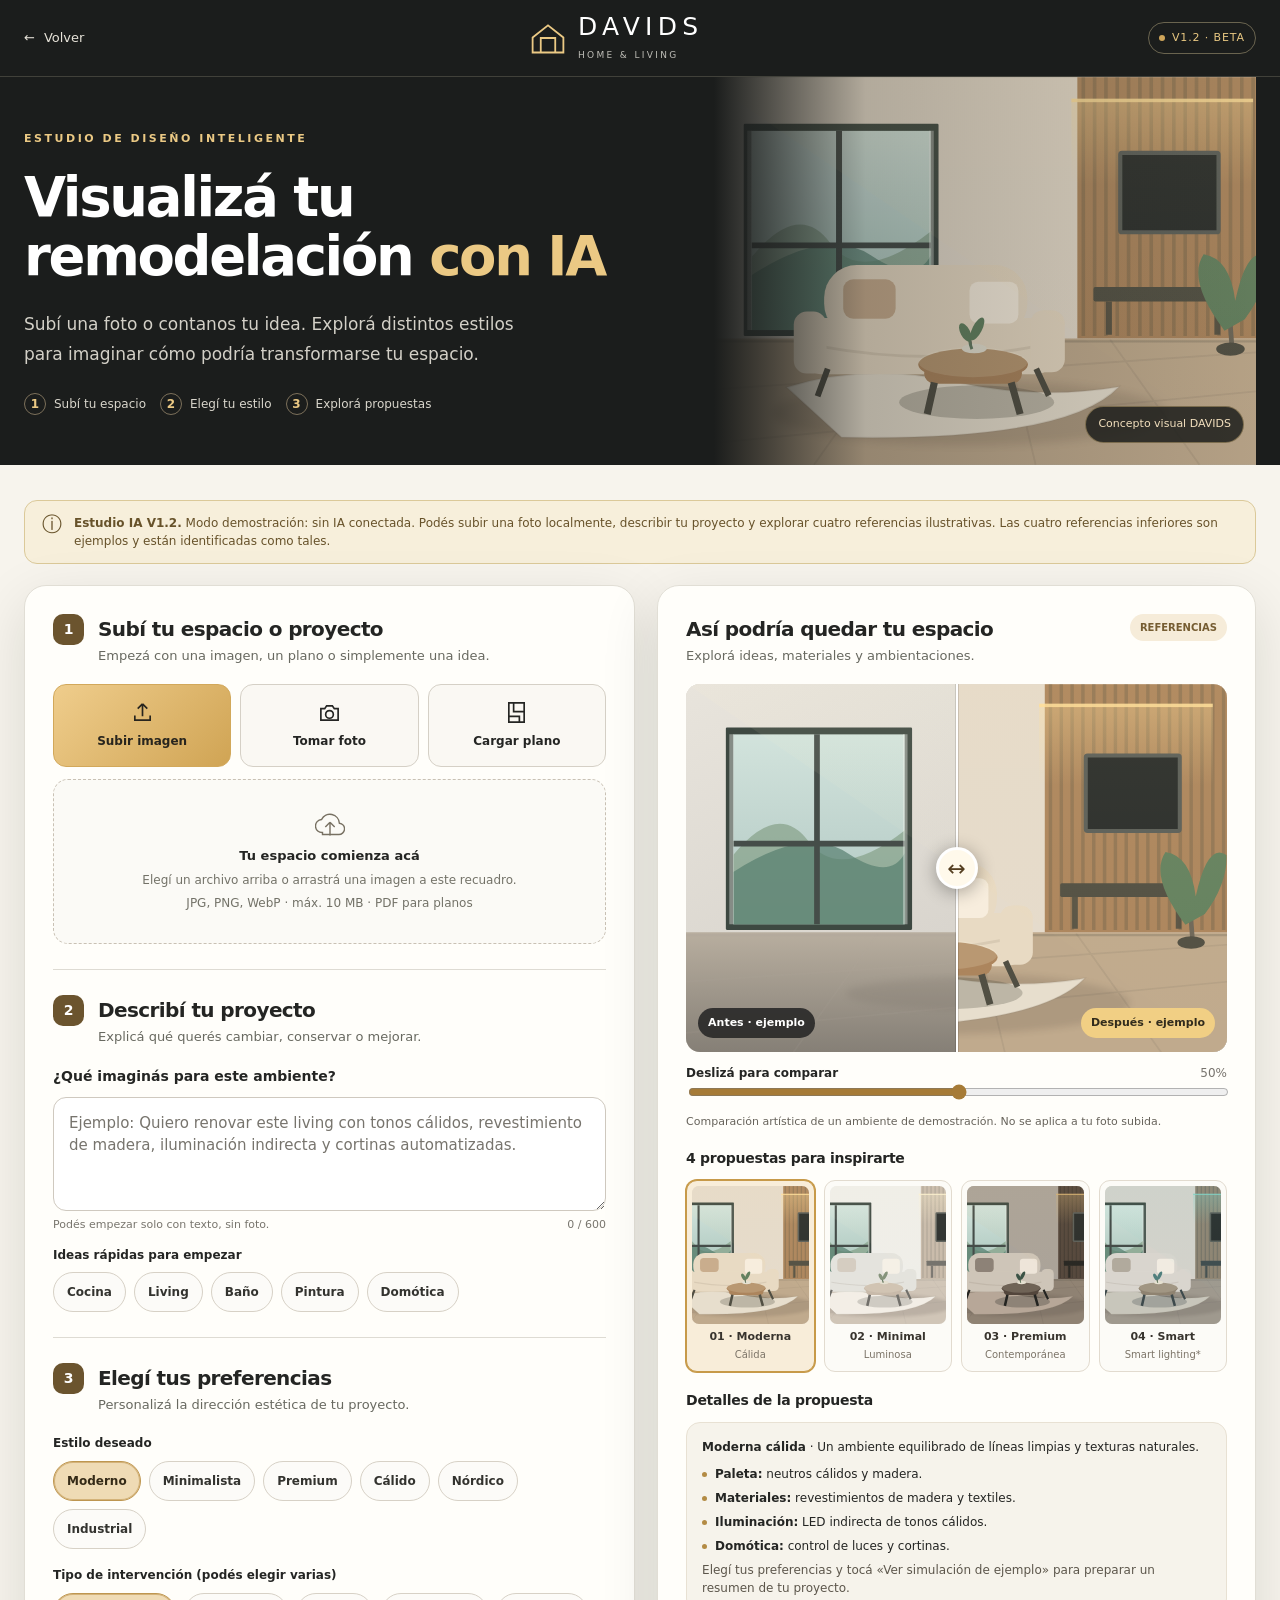
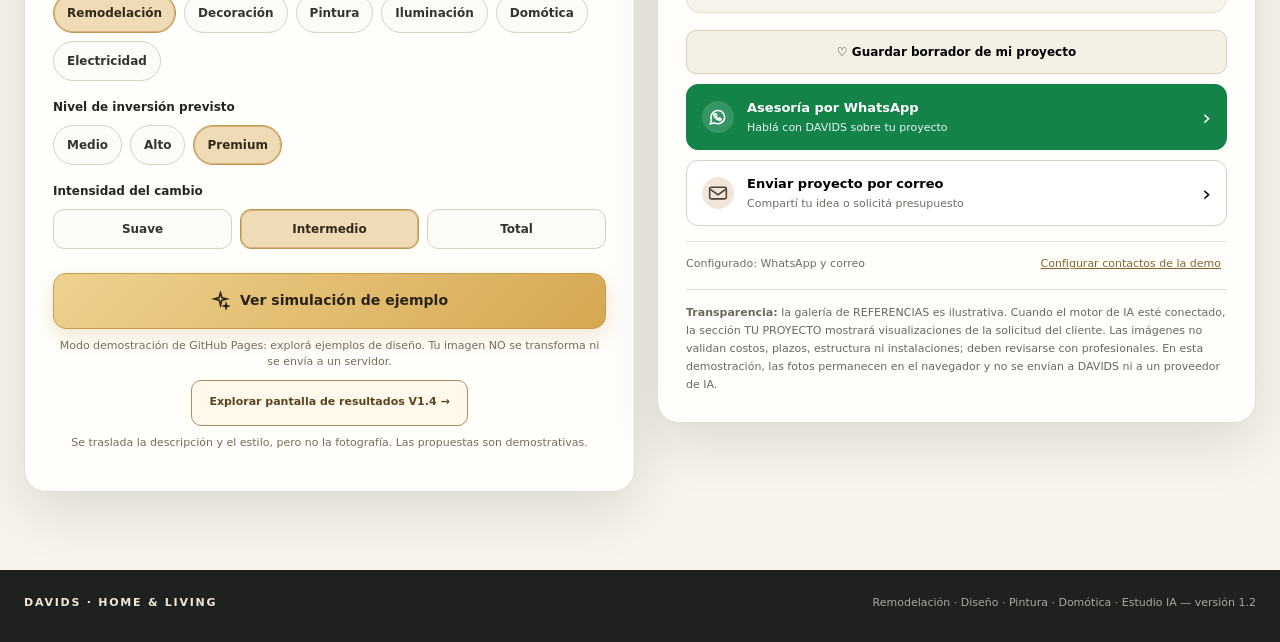
<file: estudio-ia.html>
<!doctype html>
<html lang="es-AR">
<head>
  <meta charset="utf-8">
  <meta name="viewport" content="width=device-width,initial-scale=1,viewport-fit=cover">
  <meta name="theme-color" content="#191a19">
  <meta name="description" content="DAVIDS Estudio IA: prototipo interactivo para imaginar la remodelación de tu hogar, con referencias antes y después y consultas personalizadas.">
  <title>DAVIDS · Estudio IA — Visualizá tu remodelación</title>
  <link rel="stylesheet" href="studio-live.css">
  <style>
  :root{--night:#1b1d1c;--night2:#292b29;--gold:#cfa55a;--gold2:#ebc984;--cream:#f7f4ed;--paper:#fffefa;--ink:#242523;--muted:#686960;--line:#dedbd3;--wa:#138349;--radius:20px;--shadow:0 18px 58px rgba(20,21,19,.12)}
  *[hidden]{display:none!important}*{box-sizing:border-box}html{scroll-behavior:smooth;scroll-padding-top:90px}body{margin:0;background:var(--cream);color:var(--ink);font:15px/1.5 ui-sans-serif,system-ui,-apple-system,"Segoe UI",sans-serif}h1,h2,h3,h4,p{margin-top:0}h1,h2{line-height:1.1;letter-spacing:-.042em}button,input,textarea{font:inherit}button{cursor:pointer}button:disabled{opacity:.5;cursor:not-allowed}a{color:inherit}img{max-width:100%}*:focus-visible{outline:3px solid #a7752b;outline-offset:3px}.skip{position:absolute;left:12px;top:-90px;background:#fff;padding:10px;z-index:200}.skip:focus{top:10px}.shell{width:min(1400px,calc(100% - 48px));margin:0 auto}.top{background:var(--night);color:#fff;border-bottom:1px solid #41413a;position:relative;z-index:12}.top-inner{display:flex;justify-content:space-between;align-items:center;gap:24px;min-height:76px}.back{display:inline-flex;align-items:center;gap:9px;color:#e7e3d9;text-decoration:none;font-size:13px;min-height:44px}.back:hover{color:#fff}.wordmark{display:flex;align-items:center;gap:11px}.wordmark svg{width:38px;fill:none;stroke:var(--gold2);stroke-width:2}.wordmark strong{font-size:25px;letter-spacing:.21em;line-height:1;font-weight:500}.wordmark small{display:block;font-size:9px;letter-spacing:.26em;margin-top:7px;color:#bfbeb8}.status{display:flex;align-items:center;gap:7px;font-size:11px;letter-spacing:.08em;text-transform:uppercase;border:1px solid #6a644f;border-radius:100px;padding:7px 10px;color:#e9c882}.status i{width:6px;height:6px;border-radius:50%;background:var(--gold)}
  .hero{background:var(--night);color:#fff;overflow:hidden}.hero-grid{min-height:315px;display:grid;grid-template-columns:minmax(0,1fr) minmax(330px,.82fr);align-items:stretch;gap:30px}.hero-copy{padding:54px 0 50px;position:relative;z-index:1}.eyebrow{font-size:11px;font-weight:750;letter-spacing:.23em;text-transform:uppercase;color:var(--gold2);margin:0 0 20px}.hero h1{font-size:clamp(38px,4.25vw,68px);font-weight:700;max-width:740px;margin:0 0 23px}.hero h1 span{color:var(--gold2)}.hero p.lead{font-size:17px;line-height:1.75;max-width:530px;color:#d3d0c7;margin-bottom:23px}.hero-steps{display:flex;gap:14px;flex-wrap:wrap;color:#d9d6cc;font-size:12px}.hero-steps span{display:inline-flex;align-items:center;gap:8px}.hero-steps b{width:22px;height:22px;display:inline-grid;place-items:center;border:1px solid #7d715b;border-radius:50%;color:var(--gold2)}.hero-art{position:relative;min-height:290px;isolation:isolate}.hero-art::before{content:"";position:absolute;inset:0;background:linear-gradient(90deg,var(--night) 0%,rgba(27,29,28,.2) 28%,transparent 100%);z-index:2;pointer-events:none}.hero-art img{width:100%;height:100%;object-fit:cover;display:block;opacity:.93}.hero-art-label{z-index:3;position:absolute;right:12px;bottom:22px;background:rgba(29,30,28,.85);padding:9px 12px;font-size:11px;color:#f2dfbd;border:1px solid rgba(235,201,132,.4);border-radius:50px}
  .main{padding:35px 0 78px}.demo-strip{display:flex;gap:12px;align-items:flex-start;border:1px solid #dbc999;background:#f7efdb;padding:13px 17px;border-radius:13px;font-size:12px;color:#67522a;margin-bottom:21px}.demo-strip strong{display:inline}.demo-strip .icon{font-size:20px;line-height:1}.board{display:grid;grid-template-columns:minmax(0,1.01fr) minmax(0,.99fr);align-items:start;gap:22px}.panel{background:var(--paper);border:1px solid #e1ded5;border-radius:22px;box-shadow:var(--shadow);padding:28px}.panel-head{display:flex;align-items:flex-start;gap:14px;margin-bottom:19px}.step-no{width:31px;height:31px;border-radius:10px;background:#6b542e;color:#fff;display:grid;place-items:center;font-size:14px;font-weight:750;flex:none}.panel-title{font-size:20px;line-height:1.2;letter-spacing:-.03em;margin:3px 0 5px}.muted{color:var(--muted);font-size:13px}.section-separator{border:0;border-top:1px solid var(--line);margin:25px 0}.field-label{font-weight:750;display:block;margin:0 0 10px;font-size:14px}.upload-actions{display:grid;grid-template-columns:repeat(3,minmax(0,1fr));gap:9px}.up{position:relative;display:flex;flex-direction:column;justify-content:center;align-items:center;gap:8px;padding:14px 8px;min-height:83px;border:1px solid #d5d0c6;border-radius:13px;background:#faf8f3;font-size:12px;font-weight:700;text-align:center;cursor:pointer}.up svg{width:23px;height:23px;stroke:currentColor;fill:none;stroke-width:1.75}.up.primary{background:linear-gradient(135deg,#efcd8c,#d0a454);border-color:#d2a85a;color:#28251e}.up:hover{border-color:#ab8b52;box-shadow:0 2px 12px rgba(108,80,42,.12)}.visually-hidden{position:absolute!important;width:1px;height:1px;padding:0;margin:-1px;border:0;overflow:hidden;clip:rect(0,0,0,0);white-space:nowrap}.file-spot{margin-top:12px;display:flex;align-items:center;justify-content:center;flex-direction:column;min-height:165px;border:1.5px dashed #c9c1b4;border-radius:15px;background:#fbfaf6;position:relative;overflow:hidden;text-align:center;padding:18px;gap:5px}.file-spot.drag{background:#f7ecd1;border-color:#b18b4a}.file-spot svg{width:30px;height:30px;stroke:#777062;fill:none;stroke-width:1.5}.file-spot strong{font-size:13px}.file-spot span{font-size:12px;color:#737268}.file-spot.has-image{padding:0;max-height:270px}.file-spot img{width:100%;height:100%;min-height:165px;max-height:270px;object-fit:contain;background:#ede8dc}.image-tools{display:flex;gap:10px;margin-top:9px;flex-wrap:wrap}.link-btn{background:none;border:0;padding:5px 0;text-decoration:underline;text-underline-offset:3px;font-size:12px;color:#6e542a}.file-note{font-size:12px;color:#4e6452;overflow-wrap:anywhere;margin-top:8px}.brief textarea{display:block;width:100%;min-height:114px;resize:vertical;border:1px solid #cfc9bf;border-radius:13px;padding:14px 15px;background:#fff;color:#272723}.brief textarea::placeholder{color:#77746d}.textarea-foot{display:flex;justify-content:space-between;gap:10px;margin-top:6px;color:#78756d;font-size:11px}.chips{display:flex;flex-wrap:wrap;gap:8px}.chip{border:1px solid #d7d1c6;background:#fcfbf8;color:#33332f;border-radius:99px;min-height:40px;padding:8px 13px;font-size:12px;font-weight:650;transition:background .15s ease,border .15s ease}.chip:hover{border-color:#ba9558}.chip[aria-pressed="true"]{border-color:#be9650;background:#efdbb5;color:#342a17;box-shadow:inset 0 0 0 1px #d4b37a}.suggest{margin:13px 0 0}.suggest p{font-size:12px;font-weight:700;margin:0 0 8px}.options-field{margin-top:17px}.options-field:first-of-type{margin-top:0}.label-mini{display:block;font-size:12px;font-weight:750;margin-bottom:9px}.intensity{display:grid;grid-template-columns:repeat(3,minmax(0,1fr));gap:8px}.intensity .chip{border-radius:11px}.action-cta{display:flex;align-items:center;justify-content:center;gap:10px;width:100%;margin-top:24px;min-height:56px;background:linear-gradient(135deg,#efd18f 0%,#d5a852 100%);border:1px solid #c99c47;border-radius:13px;color:#292317;font-size:14px;font-weight:850;box-shadow:0 8px 20px rgba(179,130,53,.18)}.action-cta:hover{filter:brightness(1.035)}.action-cta svg{width:19px;height:19px;stroke:currentColor;fill:none;stroke-width:2}.below-cta{font-size:11px;color:#766c5d;text-align:center;margin:9px 0 0}.form-alert{font-size:12px;color:#994c31;margin:10px 0 0;min-height:0}.right-col{position:relative}.results{position:sticky;top:18px}.results .panel-head{justify-content:space-between}.result-tag{font-size:10px;font-weight:750;color:#765d32;background:#f6ecd9;padding:6px 10px;border-radius:90px;white-space:nowrap}.compare{--split:50%;position:relative;height:auto;aspect-ratio:1.47;background:#cfcac1;border-radius:14px;overflow:hidden;user-select:none;touch-action:pan-y}.compare img{width:100%;height:100%;object-fit:cover;position:absolute;inset:0}.compare img.after{clip-path:inset(0 0 0 var(--split))}.compare .line{position:absolute;inset:0 auto 0 var(--split);width:2px;background:#fff;transform:translateX(-1px);box-shadow:0 0 0 1px rgba(0,0,0,.12)}.compare .knob{width:42px;height:42px;border:3px solid #fff;background:#fff9eb;color:#543e20;border-radius:50%;display:grid;place-items:center;position:absolute;top:50%;left:var(--split);transform:translate(-50%,-50%);font-size:22px;box-shadow:0 3px 18px #0005;pointer-events:none}.compare .tag{position:absolute;bottom:14px;z-index:2;font-size:11px;font-weight:750;padding:7px 10px;border-radius:40px;background:#242424dd;color:white}.compare .tag.before{left:12px}.compare .tag.aftertag{right:12px;background:#f1cf84;color:#312b1c}.range-label{font-size:12px;font-weight:750;display:flex;justify-content:space-between;margin-top:12px}.range-label span{font-weight:450;color:#77736d}.range{width:100%;accent-color:#a67b37;cursor:ew-resize}.samples-note{font-size:11px;color:#67635b;margin:7px 0 18px}.variants{display:grid;grid-template-columns:repeat(4,minmax(0,1fr));gap:9px}.variant{padding:5px 5px 9px;background:#fcfbf7;border:1.5px solid #e2dbcf;border-radius:11px;min-width:0;cursor:pointer;text-align:center;color:#38342e}.variant[aria-pressed="true"]{border-color:#c79a49;background:#f8edd9;box-shadow:0 0 0 1px #c79a49}.variant img{width:100%;aspect-ratio:1.3;object-fit:cover;border-radius:7px;display:block;margin-bottom:7px}.variant strong{display:block;font-size:11px;line-height:1.1}.variant small{display:block;font-size:10px;color:#7c7468;margin-top:4px}.subhead{margin:18px 0 11px;font-size:14px;font-weight:800;letter-spacing:-.02em}.detailbox{background:#f6f3eb;border:1px solid #e8e1d3;border-radius:14px;padding:15px}.detailbox p{font-size:12px;margin:0 0 8px}.detailbox p:last-child{margin-bottom:0}.detailbox b{font-weight:800}.detailbox ul{list-style:none;padding:0;margin:9px 0 0}.detailbox li{display:flex;gap:8px;font-size:12px;margin:6px 0}.detailbox li i{width:5px;height:5px;background:#b38b44;border-radius:50%;margin-top:7px;flex:none}.summary{font-size:12px;line-height:1.5;color:#5c564b;margin:9px 0 0;white-space:pre-wrap;overflow-wrap:anywhere}.stacked-cta{display:grid;gap:10px;margin-top:17px}.contact-link{display:flex;align-items:center;text-align:left;justify-content:space-between;width:100%;border:1px solid #d6d0c5;border-radius:12px;background:#fff;padding:13px 15px;text-decoration:none;min-height:59px;gap:12px}.contact-link .left{display:flex;align-items:center;gap:13px}.contact-link .circle{width:32px;height:32px;flex:none;display:grid;place-items:center;border-radius:50%;background:#f0e7d9;color:#4d4436}.contact-link .circle svg{width:20px;height:20px;stroke:currentColor;fill:none;stroke-width:1.9}.contact-link strong{font-size:13px;display:block}.contact-link small{display:block;color:#716d64;font-size:11px;margin-top:2px}.contact-link .arrow{font-size:22px}.contact-link.whatsapp{background:var(--wa);color:white;border-color:var(--wa)}.contact-link.whatsapp .circle{background:#ffffff26;color:#fff}.contact-link.whatsapp small{color:#e7f7eb}.contact-link:hover{filter:brightness(.98)}.save-btn{display:flex;align-items:center;justify-content:center;min-height:44px;background:#f5f0e6;border:1px solid #d6cbb9;border-radius:10px;font-size:12px;font-weight:750}.save-btn:hover{background:#eee7d9}.legal{font-size:11px;line-height:1.65;color:#6b675f;margin:15px 0 0;padding-top:14px;border-top:1px solid var(--line)}.contact-prompt{border-top:1px solid #e8e3da;margin-top:15px;padding-top:13px;display:flex;justify-content:space-between;gap:10px;align-items:center}.contact-prompt span{font-size:11px;color:#706d65}.contact-prompt button{border:0;background:none;color:#86652c;text-decoration:underline;font-size:11px;white-space:nowrap}.footer{background:#1f211f;color:#aaa9a0;padding:25px 0 30px}.footer .shell{display:flex;align-items:center;justify-content:space-between;gap:15px;font-size:11px}.footer strong{color:#eee7d8;letter-spacing:.16em}.mcta{display:none}.toast{position:fixed;bottom:24px;left:50%;transform:translateX(-50%);background:#202321;color:#fff;box-shadow:0 10px 38px #0003;z-index:90;border-radius:10px;padding:13px 18px;font-size:12px;max-width:min(440px,90vw)}.toast[hidden]{display:none}.modal{width:min(490px,calc(100vw - 32px));border:0;border-radius:20px;box-shadow:0 30px 90px #0007;padding:28px;background:#fffdf8;color:#292925}.modal::backdrop{background:rgba(10,10,10,.65)}.modal h2{font-size:23px;margin-bottom:10px}.modal p{font-size:13px;color:#625f58}.modal label{display:block;font-size:12px;font-weight:700;margin-top:15px}.modal input{width:100%;padding:11px 12px;border:1px solid #c9c2b8;border-radius:9px;margin-top:6px;min-height:44px}.modal-actions{display:flex;justify-content:flex-end;gap:10px;margin-top:20px}.modal-actions button{border:1px solid #d5cfbf;background:#fff;padding:10px 14px;border-radius:9px;min-height:44px}.modal-actions .confirm{background:#252822;color:white;border-color:#252822}.dialog-error{min-height:18px;color:#ab392f!important;font-size:12px!important;margin:7px 0 0}
  @media(min-width:1200px){.results{top:22px}}
  @media(max-width:1050px){.shell{width:min(100% - 36px,940px)}.hero-grid{grid-template-columns:minmax(0,1.2fr) minmax(250px,.8fr)}.board{grid-template-columns:minmax(0,1fr) minmax(0,1fr);gap:14px}.panel{padding:20px}.upload-actions{gap:6px}.up{padding:10px 4px}.variants{gap:5px}.variant strong{font-size:10px}}
  @media(max-width:780px){.top-inner{min-height:68px}.wordmark strong{font-size:20px}.wordmark svg{width:30px}.status{font-size:9px}.hero-grid{grid-template-columns:minmax(0,1fr);gap:0;position:relative;min-height:345px}.hero-copy{padding:43px 0 31px;max-width:550px;min-height:315px}.hero-art{position:absolute;inset:0 -24px 0 31%;opacity:.24}.hero-art::before{background:linear-gradient(90deg,#1b1d1c 0%,rgba(27,29,28,.08) 65%)}.hero-art-label{display:none}.hero h1{font-size:clamp(37px,8vw,53px)}.hero p.lead{font-size:15px;max-width:450px}.board{grid-template-columns:1fr}.results{position:static}.panel{padding:22px}.main{padding-top:21px}.file-spot{min-height:140px}}
  @media(max-width:460px){.shell{width:calc(100% - 26px)}.top-inner{gap:8px}.back{font-size:11px;gap:4px}.back span{display:none}.wordmark strong{font-size:18px;letter-spacing:.14em}.wordmark small{font-size:7px}.wordmark svg{width:28px}.status{padding:6px 7px}.hero-grid{min-height:300px}.hero-copy{padding:33px 0 23px;min-height:300px}.hero h1{font-size:39px;max-width:330px;margin-bottom:16px}.hero p.lead{font-size:13px;line-height:1.65;max-width:300px}.hero-steps{font-size:10px;gap:8px}.hero-steps b{width:19px;height:19px}.hero-art{inset:0 -20px 0 22%;opacity:.18}.panel{padding:17px;border-radius:17px}.panel-title{font-size:18px}.up{font-size:10.5px;min-height:73px}.up svg{width:20px;height:20px}.chip{font-size:11.5px;padding:8px 12px}.variants{grid-template-columns:repeat(4,1fr)}.variant{padding:4px 3px 7px}.variant strong{font-size:9px;letter-spacing:-.02em}.variant small{font-size:9px}.compare{aspect-ratio:1.36}.mcta{display:flex;position:fixed;z-index:31;bottom:0;left:0;right:0;background:#fcfaf5;box-shadow:0 -5px 26px #0002;border-top:1px solid #e4ded2;padding:10px max(13px,env(safe-area-inset-left)) calc(10px + env(safe-area-inset-bottom));gap:10px}.mcta button{flex:1;border-radius:10px;min-height:46px;display:flex;align-items:center;justify-content:center;gap:8px;font-size:12px;font-weight:800;border:1px solid #d1c8b9;background:#fff}.mcta button:first-child{background:#118447;border-color:#118447;color:white}.main{padding-bottom:128px}.footer{padding-bottom:100px}.footer .shell{display:block}.footer span{display:block;margin-top:7px}}
  @media(prefers-reduced-motion:reduce){*,*::before,*::after{scroll-behavior:auto!important;transition:none!important;animation:none!important}}
  </style>
</head>
<body>
<a class="skip" href="#contenido">Saltar al contenido</a>
<header class="top"><div class="shell top-inner">
  <a href="./index.html" class="back" aria-label="Volver a DAVIDS inicio">← <span>Volver</span></a>
  <div class="wordmark" aria-label="DAVIDS Home & Living"><svg viewBox="0 0 42 42" aria-hidden="true"><path d="M4 20.5 21 7l17 13.5V37H4Z"/><path d="M29 37V21H13v16"/></svg><div><strong>DAVIDS</strong><small>HOME & LIVING</small></div></div>
  <span class="status"><i></i> V1.2 · BETA</span>
</div></header>
<section class="hero" aria-labelledby="hero-title"><div class="shell hero-grid">
  <div class="hero-copy"><p class="eyebrow">Estudio de diseño inteligente</p><h1 id="hero-title">Visualizá tu remodelación <span>con IA</span></h1><p class="lead">Subí una foto o contanos tu idea. Explorá distintos estilos para imaginar cómo podría transformarse tu espacio.</p><div class="hero-steps"><span><b>1</b> Subí tu espacio</span><span><b>2</b> Elegí tu estilo</span><span><b>3</b> Explorá propuestas</span></div></div>
  <div class="hero-art"><img id="hero-room" alt="Ilustración conceptual de un living remodelado" width="950" height="650"><span class="hero-art-label">Concepto visual DAVIDS</span></div>
</div></section>
<main id="contenido" class="shell main">
  <div class="demo-strip" role="note"><span class="icon" aria-hidden="true">ⓘ</span><div><strong>Estudio IA V1.2.</strong> <span id="service-state">Comprobando si el motor de generación está disponible…</span> Las cuatro referencias inferiores son ejemplos y están identificadas como tales.</div></div>
  <div class="board">
   <section class="panel" aria-labelledby="upload-title">
    <div class="panel-head"><span class="step-no">1</span><div><h2 class="panel-title" id="upload-title">Subí tu espacio o proyecto</h2><p class="muted" style="margin:0">Empezá con una imagen, un plano o simplemente una idea.</p></div></div>
    <div class="upload-actions">
      <label class="up primary" for="file-photo"><svg viewBox="0 0 24 24" aria-hidden="true"><path d="M12 16V3m0 0L7 8m5-5 5 5M4 15v5h16v-5"/></svg>Subir imagen</label>
      <label class="up" for="file-camera"><svg viewBox="0 0 24 24" aria-hidden="true"><path d="M3 8h4l2-3h6l2 3h4v12H3z"/><circle cx="12" cy="14" r="4"/></svg>Tomar foto</label>
      <label class="up" for="file-plan"><svg viewBox="0 0 24 24" aria-hidden="true"><path d="M4 2v20h16V2H4zM9 2v9h11M4 16h11v6"/></svg>Cargar plano</label>
    </div>
    <input class="visually-hidden" type="file" id="file-photo" accept="image/jpeg,image/png,image/webp,image/heic,image/heif">
    <input class="visually-hidden" type="file" id="file-camera" accept="image/*" capture="environment">
    <input class="visually-hidden" type="file" id="file-plan" accept="application/pdf,image/*">
    <div class="file-spot" id="file-spot" aria-live="polite"><svg viewBox="0 0 32 32" aria-hidden="true"><path d="M8 23a7 7 0 0 1-.9-14A10 10 0 0 1 26 13a6 6 0 0 1-1 12H8Z"/><path d="M16 26V12m0 0-5 5m5-5 5 5"/></svg><strong>Tu espacio comienza acá</strong><span>Elegí un archivo arriba o arrastrá una imagen a este recuadro.</span><span>JPG, PNG, WebP · máx. 10 MB · PDF para planos</span></div>
    <div class="image-tools" id="image-tools" hidden><button type="button" class="link-btn" id="clear-file">Quitar archivo</button></div><p class="file-note" id="file-note" aria-live="polite"></p>
    <hr class="section-separator">
    <div class="panel-head"><span class="step-no">2</span><div><h2 class="panel-title" id="brief-title">Describí tu proyecto</h2><p class="muted" style="margin:0">Explicá qué querés cambiar, conservar o mejorar.</p></div></div>
    <div class="brief"><label for="project-text" class="field-label">¿Qué imaginás para este ambiente?</label><textarea id="project-text" maxlength="600" placeholder="Ejemplo: Quiero renovar este living con tonos cálidos, revestimiento de madera, iluminación indirecta y cortinas automatizadas."></textarea><div class="textarea-foot"><span>Podés empezar solo con texto, sin foto.</span><span id="char-count">0 / 600</span></div></div>
    <div class="suggest"><p>Ideas rápidas para empezar</p><div class="chips" id="ideas"><button class="chip" type="button" data-idea="Quiero renovar mi cocina con mejores materiales y terminaciones.">Cocina</button><button class="chip" type="button" data-idea="Quiero transformar mi living en un espacio elegante y cálido.">Living</button><button class="chip" type="button" data-idea="Quiero modernizar el baño con revestimientos y nueva iluminación.">Baño</button><button class="chip" type="button" data-idea="Quiero repintar el ambiente y elegir una paleta más sofisticada.">Pintura</button><button class="chip" type="button" data-idea="Quiero integrar iluminación inteligente, cortinas y controles de domótica.">Domótica</button></div></div>
    <hr class="section-separator">
    <div class="panel-head"><span class="step-no">3</span><div><h2 class="panel-title" id="prefs-title">Elegí tus preferencias</h2><p class="muted" style="margin:0">Personalizá la dirección estética de tu proyecto.</p></div></div>
    <div class="options-field"><span class="label-mini" id="style-label">Estilo deseado</span><div class="chips" id="styles" role="group" aria-labelledby="style-label"><button class="chip" type="button" data-value="Moderno" aria-pressed="true">Moderno</button><button class="chip" type="button" data-value="Minimalista" aria-pressed="false">Minimalista</button><button class="chip" type="button" data-value="Premium" aria-pressed="false">Premium</button><button class="chip" type="button" data-value="Cálido" aria-pressed="false">Cálido</button><button class="chip" type="button" data-value="Nórdico" aria-pressed="false">Nórdico</button><button class="chip" type="button" data-value="Industrial" aria-pressed="false">Industrial</button></div></div>
    <div class="options-field"><span class="label-mini" id="intervention-label">Tipo de intervención (podés elegir varias)</span><div class="chips" id="interventions" role="group" aria-labelledby="intervention-label"><button class="chip" type="button" aria-pressed="true">Remodelación</button><button class="chip" type="button" aria-pressed="false">Decoración</button><button class="chip" type="button" aria-pressed="false">Pintura</button><button class="chip" type="button" aria-pressed="false">Iluminación</button><button class="chip" type="button" aria-pressed="false">Domótica</button><button class="chip" type="button" aria-pressed="false">Electricidad</button></div></div>
    <div class="options-field"><span class="label-mini" id="budget-label">Nivel de inversión previsto</span><div class="chips" id="budgets" role="group" aria-labelledby="budget-label"><button class="chip" type="button" aria-pressed="false">Medio</button><button class="chip" type="button" aria-pressed="false">Alto</button><button class="chip" type="button" aria-pressed="true">Premium</button></div></div>
    <div class="options-field"><span class="label-mini" id="intensity-label">Intensidad del cambio</span><div class="intensity" id="intensities" role="group" aria-labelledby="intensity-label"><button class="chip" type="button" aria-pressed="false">Suave</button><button class="chip" type="button" aria-pressed="true">Intermedio</button><button class="chip" type="button" aria-pressed="false">Total</button></div></div>
    <div class="live-controls" id="live-controls" hidden>
       <div class="live-options"><label for="num-variants" class="field-label">Cantidad de conceptos a generar</label><select id="num-variants" aria-describedby="generation-cost"><option value="1">1 propuesta</option><option value="2" selected>2 propuestas</option><option value="3">3 propuestas</option><option value="4">4 propuestas</option></select><p class="muted" id="generation-cost">Cada propuesta genera un consumo facturable de IA. Máximo 4.</p></div>
       <label class="consent-option"><input id="preserve" type="checkbox" checked> Conservar paredes, puertas, ventanas y distribución del espacio.</label>
       <label class="consent-option"><input id="ai-consent" type="checkbox"> Acepto que mi foto o descripción se envíe al servicio de IA para crear visualizaciones conceptuales. Las imágenes no se almacenan en DAVIDS.</label>
      </div>
      <button class="action-cta" type="button" id="generate"><svg viewBox="0 0 24 24" aria-hidden="true"><path d="m12 2 1.7 6.3L20 10l-6.3 1.7L12 18l-1.7-6.3L4 10l6.3-1.7L12 2zm7 14 .7 2.3L22 19l-2.3.7L19 22l-.7-2.3L16 19l2.3-.7L19 16z"/></svg>Ver simulación de ejemplo</button>
    <p class="below-cta" id="mode-hint">Mientras no haya un motor habilitado, este botón solo muestra ejemplos de diseño.</p><p class="below-cta"><a id="open-results-v14" href="resultados/" style="display:inline-flex;align-items:center;justify-content:center;min-height:46px;padding:11px 17px;border:1px solid #a98d5e;border-radius:10px;color:#594422;background:#fff8eb;font-weight:700;text-decoration:none">Explorar pantalla de resultados V1.4 →</a></p><p class="below-cta">Se traslada la descripción y el estilo, pero no la fotografía. Las propuestas son demostrativas.</p><div id="generation-status" class="generation-status" role="status" aria-live="polite"></div><button type="button" class="cancel-generation" id="cancel-generation" hidden>Cancelar generación</button><p class="form-alert" id="form-alert" role="alert"></p>
   </section>
   <aside class="right-col" aria-label="Propuestas de diseño de DAVIDS">
    <section class="panel live-result" id="ai-result-panel" aria-labelledby="ai-result-title" hidden>
     <div class="panel-head live-head"><div><p class="eyebrow live-eyebrow">TU PROYECTO, VISUALIZADO</p><h2 class="panel-title" id="ai-result-title">Propuesta creada con IA</h2><p class="muted">Visualización conceptual basada en tu solicitud. Revisá su viabilidad con el equipo DAVIDS.</p></div><span class="result-tag live-tag">GENERACIÓN IA</span></div>
     <div class="live-compare" id="live-compare" hidden><img id="real-before" alt="Fotografía original del ambiente"/><img class="live-after" id="real-after" alt="Propuesta conceptual para el ambiente"/><span class="live-line" aria-hidden="true"></span><span class="live-knob" aria-hidden="true">↔</span><span class="tag before">Tu foto</span><span class="tag aftertag">Idea IA</span></div>
     <div class="live-single" id="live-single" hidden><img id="real-only" alt="Diseño conceptual generado desde la descripción"/></div>
     <label id="live-range-label" class="range-label" for="live-range" hidden>Compará tu foto y el concepto <span id="live-range-val">50%</span></label><input class="range" type="range" id="live-range" min="0" max="100" value="50" hidden>
     <div class="live-gallery" id="live-gallery" aria-label="Variantes generadas"></div>
     <div class="live-actions"><a id="download-render" class="download-render" download="DAVIDS-propuesta.png" href="#" hidden>↓ Descargar propuesta</a><button id="reset-renders" type="button" class="link-btn">Borrar resultados de esta pantalla</button></div>
     <p class="legal">La IA puede alterar proporciones o inventar elementos. Este render es ilustrativo; no constituye un plano técnico ni una propuesta de obra aprobada.</p>
    </section>
    <section class="panel results" id="resultados" aria-labelledby="result-title">
      <div class="panel-head"><div><h2 class="panel-title" id="result-title">Así podría quedar tu espacio</h2><p class="muted" style="margin:0">Explorá ideas, materiales y ambientaciones.</p></div><span class="result-tag">REFERENCIAS</span></div>
      <div class="compare" id="compare"><img id="before-room" alt="Ejemplo ilustrado de ambiente sin renovar" width="950" height="650"><img class="after" id="after-room" alt="Ejemplo ilustrado de una propuesta de remodelación" width="950" height="650"><span class="line" aria-hidden="true"></span><span class="knob" aria-hidden="true">↔</span><span class="tag before">Antes · ejemplo</span><span class="tag aftertag">Después · ejemplo</span></div>
      <label class="range-label" for="comparison">Deslizá para comparar <span id="range-value">50%</span></label><input class="range" type="range" id="comparison" min="5" max="95" value="50" aria-label="Comparar ambiente de referencia antes y después">
      <p class="samples-note">Comparación artística de un ambiente de demostración. No se aplica a tu foto subida.</p>
      <h3 class="subhead">4 propuestas para inspirarte</h3><div class="variants" id="variants"><button type="button" class="variant" aria-pressed="true" data-variant="0"><img class="var-img" alt="Living moderno cálido" width="200" height="138"><strong>01 · Moderna</strong><small>Cálida</small></button><button type="button" class="variant" aria-pressed="false" data-variant="1"><img class="var-img" alt="Living claro y minimalista" width="200" height="138"><strong>02 · Minimal</strong><small>Luminosa</small></button><button type="button" class="variant" aria-pressed="false" data-variant="2"><img class="var-img" alt="Living sofisticado de materiales oscuros" width="200" height="138"><strong>03 · Premium</strong><small>Contemporánea</small></button><button type="button" class="variant" aria-pressed="false" data-variant="3"><img class="var-img" alt="Living con iluminación y domótica" width="200" height="138"><strong>04 · Smart</strong><small>Smart lighting*</small></button></div>
      <h3 class="subhead">Detalles de la propuesta</h3><div class="detailbox" aria-live="polite"><p><strong id="variant-title">Moderna cálida</strong> · <span id="variant-description">Un ambiente equilibrado de líneas limpias y texturas naturales.</span></p><ul id="details"><li><i></i><span><b>Paleta:</b> neutros cálidos y madera.</span></li><li><i></i><span><b>Materiales:</b> revestimientos de madera y textiles.</span></li><li><i></i><span><b>Iluminación:</b> LED indirecta de tonos cálidos.</span></li><li><i></i><span><b>Domótica:</b> control de luces y cortinas.</span></li></ul><p class="summary" id="user-summary">Elegí tus preferencias y tocá «Ver simulación de ejemplo» para preparar un resumen de tu proyecto.</p></div>
      <div class="stacked-cta"><button class="save-btn" type="button" id="save-draft">♡ Guardar borrador de mi proyecto</button><button class="contact-link whatsapp" type="button" id="whatsapp"><span class="left"><span class="circle"><svg viewBox="0 0 24 24" aria-hidden="true"><path d="M20 11.7A8.4 8.4 0 0 1 7.5 19l-4.7 1.2 1.3-4.5A8.3 8.3 0 1 1 20 11.7Z"/><path d="M8.5 8.5c.3-.5.6-.5.9 0l1 1.4c.2.3.1.5-.2.8l-.5.5c.6 1.2 1.6 2.2 2.9 2.8l.6-.6c.2-.2.4-.2.7-.1l1.4.8c.5.3.5.6.2 1-1.1 1.3-2.5.7-4.1-.2-2-.9-3.6-2.6-4.3-4.5-.5-1.1-.2-1.7.4-2.1z"/></svg></span><span><strong>Asesoría por WhatsApp</strong><small>Hablá con DAVIDS sobre tu proyecto</small></span></span><span class="arrow">›</span></button><button class="contact-link" type="button" id="email"><span class="left"><span class="circle"><svg viewBox="0 0 24 24" aria-hidden="true"><rect x="2" y="5" width="20" height="14" rx="2"/><path d="m2 7 10 7 10-7"/></svg></span><span><strong>Enviar proyecto por correo</strong><small>Compartí tu idea o solicitá presupuesto</small></span></span><span class="arrow">›</span></button></div>
      <div class="contact-prompt"><span id="channels-status">Canales de empresa pendientes de configurar</span><button type="button" id="configure">Configurar contactos de la demo</button></div>
      <p class="legal"><strong>Transparencia:</strong> la galería de REFERENCIAS es ilustrativa. Cuando el motor de IA esté conectado, la sección TU PROYECTO mostrará visualizaciones de la solicitud del cliente. Las imágenes no validan costos, plazos, estructura ni instalaciones; deben revisarse con profesionales. En esta demostración, las fotos permanecen en el navegador y no se envían a DAVIDS ni a un proveedor de IA.</p>
   </section></aside>
  </div>
</main>
<footer class="footer"><div class="shell"><strong>DAVIDS · HOME & LIVING</strong><span>Remodelación · Diseño · Pintura · Domótica · Estudio IA — versión 1.2</span></div></footer>
<div class="mcta"><button id="mobile-wa" type="button">✆ WhatsApp</button><button id="mobile-email" type="button">✉ Correo</button></div>
<div class="toast" id="toast" role="status" aria-live="polite" hidden></div>
<dialog class="modal" id="contact-dialog" aria-labelledby="dialog-title"><form id="contact-form" method="dialog"><h2 id="dialog-title">Canales comerciales DAVIDS</h2><p>Para que ambos botones contacten directamente a la empresa, configurá sus datos oficiales. En la demo quedan guardados solo en este navegador, no en un servidor.</p><label for="config-phone">WhatsApp Business (código país, sin + ni espacios)<input id="config-phone" type="tel" inputmode="tel" autocomplete="off" placeholder="Ej.: 54911XXXXXXXX" maxlength="20"></label><label for="config-email">Correo empresarial<input id="config-email" type="email" autocomplete="off" placeholder="contacto@tuempresa.com"></label><p class="dialog-error" id="dialog-error" role="alert"></p><div class="modal-actions"><button type="button" id="cancel-config">Cancelar</button><button type="submit" class="confirm">Guardar contactos</button></div></form></dialog>
<script>
(function(){'use strict';
const $=id=>document.getElementById(id);
const initialContacts={whatsapp:'5491158227395',email:'marcketing.digital@gmail.com'}; // Contactos provisionales.
let contacts={...initialContacts};try{contacts={...contacts,...JSON.parse(localStorage.getItem('davids-demo-contactos')||'{}')}}catch(e){}
const palette=[
 {title:'Moderna cálida',desc:'Un ambiente equilibrado de líneas limpias y texturas naturales.',wall:'#e5dbcc',wood:'#ac855d',floor:'#c0aa8d',sofa:'#e8dac3',detail:'#514f43',led:'#ffdf9a',carpet:'#e7decd',green:'#63815f',items:['Neutros cálidos, arena y roble','Revestimientos de madera y textiles','Luz indirecta cálida, regulable','Control de luces y cortinas']},
 {title:'Minimalismo luminoso',desc:'Blancos quebrados, pocos elementos y sensación de amplitud.',wall:'#efeee9',wood:'#c8baaa',floor:'#d0c5b7',sofa:'#e4e3dd',detail:'#716f6a',led:'#fdf2cf',carpet:'#f3eee6',green:'#86947c',items:['Marfil, piedra y gris suave','Madera clara y superficies continuas','Luz natural y perfiles LED ocultos','Escenas simples de iluminación']},
 {title:'Premium contemporánea',desc:'Contrastes profundos, piedra y una ambientación sofisticada.',wall:'#aaa39a',wood:'#53463c',floor:'#8f8273',sofa:'#cec5b8',detail:'#242421',led:'#d8b475',carpet:'#b7a798',green:'#3c5446',items:['Grafito, taupe y bronce','Piedra, metal cepillado y madera oscura','Apliques puntuales y luz de acento','Control central de escenas y clima']},
 {title:'Smart living',desc:'Una estética refinada con capas de iluminación automatizable.',wall:'#d5d2cb',wood:'#8f8371',floor:'#9f998e',sofa:'#d9d5ce',detail:'#3e4a4c',led:'#84d4c6',carpet:'#c8c6bb',green:'#507f7d',items:['Grises cálidos y petróleo','Paneles acústicos y acabados técnicos','Tiras LED regulables y escenas','Automatización de iluminación y cortinas']}
];
function roomSvg(idx,before=false){const p=palette[idx]||palette[0];const W=950,H=650;
const wall=before?'#e8e4dc':p.wall, floor=before?'#b8ae9f':p.floor, trim=before?'#c5bbb0':p.wood, sky=before?'#b0c7c2':'#a5c2b8';
const line=before?'#aba49b':p.detail;
return `<svg xmlns="http://www.w3.org/2000/svg" viewBox="0 0 ${W} ${H}" role="img">
<defs><linearGradient id="wall" x2="0.9" y2="1"><stop stop-color="${wall}"/><stop offset="1" stop-color="${before?'#d5d1ca':p.wall}"/></linearGradient><linearGradient id="glass" x2="0" y2="1"><stop stop-color="#d2e3dc"/><stop offset="1" stop-color="${sky}"/></linearGradient><linearGradient id="fl" x2="0" y2="1"><stop stop-color="${floor}"/><stop offset="1" stop-color="${before?'#857f76':p.floor}"/></linearGradient><linearGradient id="light" x2="0" y2="1"><stop stop-color="${before?'#fff2ce':p.led}" stop-opacity=".5"/><stop offset="1" stop-color="${before?'#fff2ce':p.led}" stop-opacity="0"/></linearGradient><filter id="shadow"><feGaussianBlur stdDeviation="7"/></filter></defs>
<rect width="950" height="650" fill="url(#wall)"/><path d="M0 0H950V439H0Z" fill="url(#wall)"/><path d="M0 438H950V650H0Z" fill="url(#fl)"/><path d="M0 443H950" stroke="${line}" opacity=".23" stroke-width="4"/>
<path d="M0 525L950 460M0 615L950 525M188 650L337 440M560 650L510 440M835 650L685 440" stroke="${line}" stroke-opacity=".10" stroke-width="3"/>
<rect x="70" y="78" width="327" height="356" rx="2" fill="#3d4841"/><rect x="83" y="90" width="301" height="334" fill="url(#glass)"/>
<path d="M83 302Q162 206 215 278T385 258V424H83Z" fill="#829d83" opacity=".65"/><path d="M83 332Q210 250 284 299T384 299V424H83Z" fill="#587f70" opacity=".7"/>
<path d="M230 90V424M83 282H384" stroke="#454d49" stroke-width="10"/><path d="M80 90V424M385 90V424" stroke="#eff2ee" stroke-opacity=".4" stroke-width="8"/>
${before?`<rect x="605" y="170" width="236" height="171" rx="4" fill="#efece5" stroke="#c2b9ac" stroke-width="7"/><path d="M658 301L715 225 762 258 786 236" fill="none" stroke="#d7cfbf" stroke-width="11"/><ellipse cx="530" cy="546" rx="250" ry="30" fill="#685f56" opacity=".15" filter="url(#shadow)"/><rect x="480" y="363" width="355" height="26" fill="#c3b7a5"/><path d="M499 385V485M814 385V485" stroke="#9c9385" stroke-width="10"/><path d="M0 0H950V650" fill="url(#light)" opacity=".18"/>`:''}
${before?'':`
<rect x="630" y="0" width="320" height="438" fill="${p.wood}"/><g stroke="${p.detail}" stroke-opacity=".28" stroke-width="6">${Array.from({length:17},(_,j)=>`<path d="M${640+j*19} 0V434"/>`).join('')}</g>
<rect x="620" y="36" width="305" height="6" fill="${p.led}" opacity=".87"/><path d="M620 42H925V180H620Z" fill="url(#light)" opacity=".64"/><rect x="702" y="127" width="165" height="133" rx="3" fill="#282c2b" stroke="#5a5e59" stroke-width="7"/>
<rect x="657" y="352" width="233" height="24" rx="3" fill="${p.detail}"/><path d="M683 376v56m182-56v56" stroke="${p.detail}" stroke-width="10" opacity=".9"/>
<ellipse cx="449" cy="563" rx="331" ry="54" fill="#302b26" opacity=".13" filter="url(#shadow)"/>
<path d="M142 520Q276 478 420 510T700 519Q613 611 234 604Z" fill="${p.carpet}" stroke="#8c8072" stroke-opacity=".18" stroke-width="3"/>
<rect x="205" y="315" width="341" height="120" rx="55" fill="${p.sofa}"/><rect x="169" y="404" width="422" height="94" rx="30" fill="${p.sofa}"/><path d="M196 451q190 35 365 0" stroke="#615344" stroke-width="5" opacity=".12" fill="none"/><rect x="154" y="393" width="55" height="104" rx="22" fill="${p.sofa}"/><rect x="551" y="391" width="58" height="104" rx="22" fill="${p.sofa}"/>
<rect x="237" y="339" width="88" height="66" rx="17" fill="${p.wood}" opacity=".52"/><rect x="449" y="343" width="82" height="70" rx="15" fill="#fff8eb" opacity=".65"/>
<path d="M211 489 194 535M561 489l21 45" stroke="${p.detail}" stroke-width="10"/>
<ellipse cx="461" cy="545" rx="130" ry="28" fill="${p.detail}" opacity=".28"/><rect x="373" y="479" width="164" height="35" rx="18" fill="${p.wood}"/><path d="M390 512 378 565m141-53 15 53" stroke="${p.detail}" stroke-width="12"/><ellipse cx="455" cy="482" rx="92" ry="27" fill="${p.wood}"/><ellipse cx="455" cy="478" rx="91" ry="25" fill="#fff4df" opacity=".16"/>
<ellipse cx="457" cy="455" rx="21" ry="8" fill="#e5e0d0"/><path d="M453 456q-6-14-2-26" stroke="#657b61" stroke-width="5"/><ellipse cx="442" cy="428" rx="8" ry="17" fill="${p.green}" transform="rotate(-28 442 428)"/><ellipse cx="462" cy="422" rx="8" ry="21" fill="${p.green}" transform="rotate(27 462 422)"/>
<path d="M890 460 885 391" stroke="#6e6759" stroke-width="8"/><path d="M877 425Q813 340 842 297Q886 304 895 375Q916 279 949 302Q951 352 911 406" fill="${p.green}"/><ellipse cx="887" cy="456" rx="24" ry="11" fill="${p.detail}"/>
<path d="M0 0H950V650" fill="url(#light)" opacity=".15"/>
`}
</svg>`}
function svgUrl(svg){return 'data:image/svg+xml;charset=utf-8,'+encodeURIComponent(svg)}
const beforeImg=svgUrl(roomSvg(0,true));const afterImgs=palette.map((_,i)=>svgUrl(roomSvg(i,false)));
$('hero-room').src=afterImgs[0];$('before-room').src=beforeImg;$('after-room').src=afterImgs[0];document.querySelectorAll('.var-img').forEach((el,i)=>el.src=afterImgs[i]);
let variant=0;function setVariant(i){variant=i;const p=palette[i];$('after-room').src=afterImgs[i];$('hero-room').src=afterImgs[i];$('variant-title').textContent=p.title;$('variant-description').textContent=p.desc;const names=['Paleta','Materiales','Iluminación','Domótica'];$('details').replaceChildren(...p.items.map((value,j)=>{const li=document.createElement('li');const dot=document.createElement('i');dot.setAttribute('aria-hidden','true');const span=document.createElement('span');const b=document.createElement('b');b.textContent=names[j]+': ';span.append(b,document.createTextNode(value+'.'));li.append(dot,span);return li}));document.querySelectorAll('#variants .variant').forEach((b,n)=>b.setAttribute('aria-pressed',String(n===i)))}
$('variants').addEventListener('click',e=>{const b=e.target.closest('[data-variant]');if(b)setVariant(Number(b.dataset.variant))});
$('comparison').addEventListener('input',e=>{const val=e.target.value;$('compare').style.setProperty('--split',val+'%');$('range-value').textContent=val+'%'});
function singleSelect(parent){parent.addEventListener('click',e=>{const b=e.target.closest('.chip');if(!b)return;parent.querySelectorAll('.chip').forEach(el=>el.setAttribute('aria-pressed',String(el===b)))})}
['styles','budgets','intensities'].forEach(id=>singleSelect($(id)));
$('interventions').addEventListener('click',e=>{const b=e.target.closest('.chip');if(b)b.setAttribute('aria-pressed',String(b.getAttribute('aria-pressed')!=='true'))});
$('ideas').addEventListener('click',e=>{const b=e.target.closest('[data-idea]');if(!b)return;const ta=$('project-text');const extra=b.dataset.idea;ta.value=(ta.value.trim()?(ta.value.trimEnd()+' '+extra):extra).slice(0,600);ta.dispatchEvent(new Event('input'));ta.focus()});
$('project-text').addEventListener('input',e=>{$('char-count').textContent=e.target.value.length+' / 600';$('form-alert').textContent=''});
let uploadedObjectUrl=null,uploadInfo=null,selectedFile=null;
function clearFile(){if(uploadedObjectUrl){URL.revokeObjectURL(uploadedObjectUrl);uploadedObjectUrl=null}uploadInfo=null;selectedFile=null;$('file-spot').classList.remove('has-image');$('file-spot').innerHTML='<svg viewBox="0 0 32 32" aria-hidden="true"><path d="M8 23a7 7 0 0 1-.9-14A10 10 0 0 1 26 13a6 6 0 0 1-1 12H8Z"/><path d="M16 26V12m0 0-5 5m5-5 5 5"/></svg><strong>Tu espacio comienza acá</strong><span>Elegí un archivo arriba o arrastrá una imagen a este recuadro.</span><span>JPG, PNG, WebP · máx. 10 MB · PDF para planos</span>';$('image-tools').hidden=true;$('file-note').textContent='';['file-photo','file-camera','file-plan'].forEach(id=>$(id).value='')}
function fileSelected(file){if(!file)return;const allowedImage=['image/jpeg','image/png','image/webp','image/heic','image/heif'];const allowed=file.type==='application/pdf'||allowedImage.includes(file.type);if(!allowed){notify('Usá una imagen JPG, PNG o WebP, o un PDF para planos.');return}if(file.size>10*1024*1024){notify('El archivo supera 10 MB. Elegí uno más liviano.');return}clearFile();selectedFile=file;uploadInfo={name:file.name,type:file.type,size:file.size};const area=$('file-spot');area.replaceChildren();if(file.type.startsWith('image/')){uploadedObjectUrl=URL.createObjectURL(file);const img=document.createElement('img');img.src=uploadedObjectUrl;img.alt='Vista previa del archivo que seleccionaste';img.onerror=()=>{area.classList.remove('has-image');area.textContent='Imagen cargada: '+file.name+' (no se puede mostrar vista previa en este navegador).'};area.append(img);area.classList.add('has-image')}else{area.textContent='Plano seleccionado: '+file.name;area.classList.add('has-image')} $('image-tools').hidden=false;$('file-note').textContent='Archivo listo para tu consulta: '+file.name+'. Esta demo NO envía la imagen a DAVIDS ni a un motor de IA; podés adjuntarla manualmente al contactar.';$('form-alert').textContent=''}
['file-photo','file-camera','file-plan'].forEach(id=>$(id).addEventListener('change',e=>fileSelected(e.target.files[0])));$('clear-file').addEventListener('click',clearFile);
const drop=$('file-spot');['dragover','dragenter'].forEach(ev=>drop.addEventListener(ev,e=>{e.preventDefault();drop.classList.add('drag')}));['dragleave','drop'].forEach(ev=>drop.addEventListener(ev,e=>{e.preventDefault();drop.classList.remove('drag')}));drop.addEventListener('drop',e=>fileSelected(e.dataTransfer.files[0]));
function chosen(id){return Array.from($(id).querySelectorAll('[aria-pressed="true"]')).map(b=>b.dataset.value||b.textContent.trim())}
function summary(){return ['Hola, quisiera una asesoría para un proyecto residencial con DAVIDS.','', 'Descripción: '+($('project-text').value.trim()||'Por definir'), 'Archivo de referencia: '+(uploadInfo?uploadInfo.name+' (deberá adjuntarse manualmente)':'No agregado'), 'Estilo: '+chosen('styles').join(', '),'Intervenciones: '+(chosen('interventions').join(', ')||'A definir'),'Nivel de inversión: '+chosen('budgets').join(', '),'Intensidad del cambio: '+chosen('intensities').join(', '),'Concepto de referencia: '+palette[variant].title,'', 'Me gustaría recibir información sobre asesoramiento y presupuesto.'].join('\n')}
let hasGenerated=false;
function generate(){if(!$('project-text').value.trim()&&!uploadInfo){$('form-alert').textContent='Para continuar, subí una imagen o describí tu proyecto.';$('project-text').focus();return}const style=chosen('styles')[0];const find={'Moderno':0,'Minimalista':1,'Premium':2,'Cálido':0,'Nórdico':1,'Industrial':2};setVariant(find[style]??0);hasGenerated=true;const desc=$('project-text').value.trim().replace(/[.!?]+$/,'');$('user-summary').textContent='Tu proyecto: '+(desc||'Imagen o plano seleccionado')+'. Intervención: '+(chosen('interventions').join(', ')||'a definir')+'. Inversión: '+chosen('budgets')[0]+'. Intensidad: '+chosen('intensities')[0]+'. Esta escena es ilustrativa y no transforma tu imagen.';$('resultados').scrollIntoView({behavior:window.matchMedia('(prefers-reduced-motion: reduce)').matches?'instant':'smooth',block:'start'});notify('Resumen preparado. Explorá las cuatro referencias visuales.')}
$('generate').addEventListener('click',()=>window.DAVIDS_LIVE?.enabled()?window.DAVIDS_LIVE.generate():generate());
function notify(message){const el=$('toast');el.textContent=message;el.hidden=false;clearTimeout(notify.t);notify.t=setTimeout(()=>el.hidden=true,4500)}
$('save-draft').addEventListener('click',()=>{if(!$('project-text').value.trim()&&!uploadInfo){notify('Para guardar, agregá una foto o descripción.');return}const object={text:$('project-text').value,style:chosen('styles'),interventions:chosen('interventions'),budget:chosen('budgets'),intensity:chosen('intensities'),fileName:uploadInfo?.name||null,variant:variant,date:new Date().toISOString()};try{sessionStorage.setItem('davids-ia-borrador',JSON.stringify(object));notify('Borrador guardado durante esta sesión. La imagen no se guarda.')}catch(err){notify('Tu navegador no permitió guardar el borrador.')}});
try{const saved=JSON.parse(sessionStorage.getItem('davids-ia-borrador')||'null');if(saved){$('project-text').value=saved.text||'';$('project-text').dispatchEvent(new Event('input'));[['styles',saved.style],['interventions',saved.interventions],['budgets',saved.budget],['intensities',saved.intensity]].forEach(([group,arr])=>{if(!Array.isArray(arr))return;$(group).querySelectorAll('.chip').forEach(b=>b.setAttribute('aria-pressed',String(arr.includes(b.dataset.value||b.textContent.trim()))))});setVariant(saved.variant||0);$('file-note').textContent=saved.fileName?'Archivo del borrador: '+saved.fileName+' (volvé a cargarlo para adjuntarlo).':''}}catch(err){}
const dialog=$('contact-dialog');function status(){const ok=Boolean(contacts.whatsapp||contacts.email);$('channels-status').textContent=ok?('Configurado: '+[contacts.whatsapp?'WhatsApp':'',contacts.email?'correo':''].filter(Boolean).join(' y ')):'Canales de empresa pendientes de configurar'}status();
function openDialog(){ $('config-phone').value=contacts.whatsapp||'';$('config-email').value=contacts.email||'';$('dialog-error').textContent='';if(typeof dialog.showModal==='function')dialog.showModal();else dialog.setAttribute('open','')}
$('configure').addEventListener('click',openDialog);$('cancel-config').addEventListener('click',()=>dialog.close());$('contact-form').addEventListener('submit',e=>{e.preventDefault();const phone=$('config-phone').value.replace(/[^\d]/g,'');const email=$('config-email').value.trim();if(phone&&phone.length<10){$('dialog-error').textContent='Ingresá el número completo con código de país.';return}if(email&&!/^[^\s@]+@[^\s@]+\.[^\s@]+$/.test(email)){$('dialog-error').textContent='Revisá el correo electrónico.';return}contacts={whatsapp:phone,email};try{localStorage.setItem('davids-demo-contactos',JSON.stringify(contacts))}catch(err){}status();dialog.close();notify('Contactos guardados en este navegador. Probá los botones de consulta.')});
function wa(){const msg=encodeURIComponent(summary());let url=contacts.whatsapp?'https://wa.me/'+contacts.whatsapp+'?text='+msg:'https://api.whatsapp.com/send?text='+msg;if(!contacts.whatsapp){notify('WhatsApp de DAVIDS todavía no está configurado. Esta demo no puede enviar la consulta.');return}window.open(url,'_blank','noopener,noreferrer')}
function email(){if(!contacts.email){notify('El correo de DAVIDS todavía no está configurado. Esta demo no puede enviar la consulta.');return}const mail='mailto:'+(contacts.email||'')+'?subject='+encodeURIComponent('Consulta de remodelación · DAVIDS')+'&body='+encodeURIComponent(summary());window.location.href=mail}
$('whatsapp').addEventListener('click',wa);$('mobile-wa').addEventListener('click',wa);$('email').addEventListener('click',email);$('mobile-email').addEventListener('click',email);
$('open-results-v14').addEventListener('click',()=>{try{sessionStorage.setItem('davids-v14-transfer',JSON.stringify({description:$('project-text').value.trim(),style:chosen('styles')[0]}))}catch(e){}});
window.DAVIDS_BRIDGE={getFile:()=>selectedFile,getPhotoUrl:()=>uploadedObjectUrl,getForm:()=>({description:$('project-text').value.trim(),style:chosen('styles')[0],interventions:chosen('interventions'),budget:chosen('budgets')[0],intensity:chosen('intensities')[0]}),notify,setCompanyContacts:company=>{contacts={...contacts,...Object.fromEntries(Object.entries(company).filter(([,v])=>Boolean(v)))};status();}};
})();
</script>
<script src="studio-live.js" defer></script>
</body>
</html>
</file>
<file: styles.css>
:root{--forest:#202923;--forest2:#29362e;--ink:#242a25;--cream:#f6f5f1;--ivory:#fdfcf9;--line:#e1dfd8;--muted:#657065;--sage:#cad1c5;--copper:#ab8d71;--gold:#d7be9e;--radius:4px;--shadow:0 25px 70px rgba(23,32,25,.12)}
*{box-sizing:border-box}html{scroll-behavior:smooth}body{margin:0;color:var(--ink);background:var(--ivory);font-family:Inter,ui-sans-serif,system-ui,-apple-system,BlinkMacSystemFont,"Segoe UI",sans-serif;line-height:1.55}button,input,textarea,select{font:inherit}button{cursor:pointer}button:disabled{cursor:not-allowed;opacity:.5}a{color:inherit}button:focus-visible,input:focus-visible,select:focus-visible,textarea:focus-visible{outline:3px solid #ac855f;outline-offset:3px}h1,h2,h3,p{margin-top:0}h1,h2,h3{line-height:1.1;letter-spacing:-.045em}h1,h2{font-family:Georgia,"Times New Roman",serif;font-weight:400}h1 em,h2 em{font-weight:400;color:var(--copper)}.skip-link{position:absolute;z-index:1000;left:10px;top:-200px;background:#fff;padding:14px}.skip-link:focus{top:10px}.topbar{position:sticky;top:0;z-index:30;background:rgba(253,252,249,.96);backdrop-filter:blur(14px);border-bottom:1px solid #e9e7e1}.bar-shell{height:82px;max-width:1500px;margin:auto;padding:0 5vw;display:flex;align-items:center;justify-content:space-between;gap:25px}.wordmark{background:none;border:0;display:flex;align-items:center;gap:10px;padding:0;color:var(--forest);min-width:180px;text-align:left}.brand-icon{font-family:Georgia,serif;font-size:40px;letter-spacing:-.1em;line-height:1}.brand-dot{color:var(--copper);margin-left:-4px}.brand-name{font-size:20px;font-weight:750;letter-spacing:.16em;line-height:1}.brand-name span{display:block;font-size:8px;letter-spacing:.29em;font-weight:650;padding-top:7px}.desktop-nav{display:flex;gap:32px;align-items:center}.nav-link{border:0;background:transparent;color:#606760;position:relative;font-size:13px;letter-spacing:.035em;min-height:44px;padding:10px 0}.nav-link.active,.nav-link:hover{color:var(--forest);font-weight:650}.nav-link.active::after{content:"";height:2px;position:absolute;bottom:5px;left:0;right:0;background:var(--copper)}.header-cta{background:var(--forest);border:1px solid var(--forest);color:white;padding:13px 19px;font-size:12px;font-weight:650;letter-spacing:.02em;min-height:46px}.header-cta span{padding-left:10px}.header-cta:hover,.btn-dark:hover{background:#394a3e}.screen[hidden]{display:none!important}.screen.is-active{display:block;animation:fade .2s ease-out}@keyframes fade{from{opacity:.65}to{opacity:1}}.eyebrow{display:flex;align-items:center;gap:14px;font-size:10px;font-weight:750;letter-spacing:.2em;color:#d5cbb9}.eyebrow.dark{color:#7a806f}.eyebrow.light{color:#c9cbbd}.eyebrow .line{width:27px;height:1px;background:#cbb99f}.hero{max-width:1700px;margin:auto;min-height:690px;display:grid;grid-template-columns:51% 49%;background:var(--forest)}.hero-copy{padding:clamp(65px,8vw,134px) 6vw 35px max(5vw,calc((100vw - 1500px)/2 + 75px));display:flex;flex-direction:column;align-items:flex-start}.hero h1{color:var(--ivory);font-size:clamp(53px,5.2vw,90px);line-height:1.07;margin:32px 0 25px;white-space:nowrap}.hero h1 em{display:inline-block;white-space:nowrap}.hero-copy>p{color:#d7d9d1;max-width:510px;font-size:clamp(15px,1.15vw,17px);line-height:1.85}.hero-actions{display:flex;align-items:center;gap:22px;margin:24px 0 55px;flex-wrap:wrap}.btn{border:1px solid transparent;padding:15px 22px;min-height:52px;display:inline-flex;align-items:center;justify-content:center;gap:18px;font-size:13px;font-weight:700;transition:background .2s,transform .2s;text-decoration:none}.btn:active{transform:translateY(1px)}.btn-primary{background:#d7c0a5;color:#182219}.btn-primary:hover{background:#f0ddc7}.btn-dark{background:var(--forest);color:#fff}.btn-outline{border-color:#c6c8c0;background:#fff;color:var(--forest)}.btn-outline:hover{background:var(--cream)}.text-link{background:transparent;color:#e7e8dd;border:0;padding:12px 0;min-height:44px;border-bottom:1px solid #b3b7aa;font-size:12px;letter-spacing:.03em}.text-link span{padding-left:8px}.hero-foot{display:flex;align-items:center;gap:14px;color:#c6cabe;font-size:10px;line-height:1.7;margin-top:auto;letter-spacing:.03em}.hero-foot strong{font-size:11px;color:#fff;font-weight:550}.foot-seal{display:grid;place-items:center;width:35px;height:35px;border:1px solid #7f8a7c;border-radius:50%;font-family:Georgia,serif;font-size:20px;color:#b5b9a9}.hero-visual{min-height:650px;position:relative;background-image:linear-gradient(90deg,rgba(15,23,17,.24),rgba(20,25,17,.08)),url('https://images.unsplash.com/photo-1600607687920-4e2a09cf159d?w=1200&q=84&fit=crop');background-size:cover;background-position:center;background-color:#a7a69b;overflow:hidden}.hero-visual:after{content:"";position:absolute;inset:0;background:linear-gradient(180deg,transparent 68%,rgba(19,25,19,.60))}.photo-fallback{position:absolute;inset:0;z-index:-1;background:linear-gradient(140deg,#e8e3d7,#b8baae)}.photo-mark{position:absolute;z-index:2;bottom:34px;left:35px;right:35px;display:flex;justify-content:space-between;gap:20px;color:#fff;letter-spacing:.12em;font-size:9px;font-weight:700}.subnote{font-size:11px;color:#70786d;text-align:center;padding:10px 20px;background:#f0efe9}.section-pad{max-width:1500px;padding:105px 5vw 115px;margin:auto}.section-heading{display:flex;justify-content:space-between;align-items:end;gap:50px;margin-bottom:45px}.section-heading h2,.closing-cta h2,.panel-inspire h2{font-size:clamp(38px,4.2vw,66px);margin:15px 0 0}.section-heading>p{max-width:360px;color:#60695f;font-size:14px;line-height:1.8;margin:0 0 5px}.specialty-grid{display:grid;grid-template-columns:repeat(4,1fr);border:1px solid var(--line)}.service-tile{position:relative;min-height:265px;background:var(--ivory);padding:25px;text-align:left;border:0;border-right:1px solid var(--line);display:flex;flex-direction:column;align-items:flex-start;color:var(--forest);transition:background .15s}.service-tile:last-child{border-right:0}.service-tile:hover{background:#f0f1ea}.tile-no{font-size:10px;letter-spacing:.1em;color:#8c9788}.tile-symbol{font-family:Georgia,serif;font-size:49px;font-weight:400;line-height:1;margin:27px 0 24px;color:#888f80}.service-tile strong{font-size:17px;font-weight:650;line-height:1.3}.service-tile small{font-size:12px;color:#7d837b;margin-top:8px}.tile-arrow{position:absolute;right:23px;bottom:25px}.dark-band{background:#28352c;color:#fff}.band-inner{max-width:1500px;margin:auto;padding:95px 5vw;display:grid;grid-template-columns:1fr 1.1fr;gap:70px}.band-inner h2{font-size:clamp(40px,4vw,66px);margin:18px 0}.method-steps{display:grid;grid-template-columns:repeat(3,1fr);align-items:start;gap:25px}.method-steps>div{border-top:1px solid #607064;padding-top:20px}.method-steps span{display:block;font-size:12px;color:#c8b49b;margin-bottom:34px}.method-steps strong{font-size:17px;font-weight:650}.method-steps p{margin-top:11px;color:#c7d0c6;font-size:12px;line-height:1.7}.closing-cta{text-align:center;padding-top:100px;padding-bottom:100px}.closing-cta .eyebrow{justify-content:center}.closing-cta h2{margin:24px 0 32px}.subhero{max-width:1500px;margin:auto;padding:88px 5vw 45px}.subhero h1{font-size:clamp(44px,5vw,78px);margin:20px 0 17px}.subhero>p:last-child{font-size:15px;color:#626b62;max-width:640px;line-height:1.8}.subhero.compact{padding-bottom:42px}.content-width{max-width:1320px;margin-left:auto;margin-right:auto}.service-list{max-width:1350px;margin:15px auto 0;padding:0 5vw 50px}.service-row{border-top:1px solid var(--line);display:grid;grid-template-columns:1fr 2.5fr 50px;gap:25px;padding:42px 0}.service-index{color:#798375;font-weight:700;letter-spacing:.14em;font-size:10px;padding-top:8px}.service-info h2{font-size:clamp(28px,3vw,43px);margin-bottom:16px}.service-info p{color:#687167;line-height:1.75;font-size:14px;max-width:650px}.tag-row{display:flex;gap:8px;flex-wrap:wrap;margin-top:19px}.tag-row span{background:#eff1eb;border:1px solid #e3e6df;padding:5px 12px;color:#687368;font-size:11px}.icon-action{border:1px solid #ccd1c7;border-radius:50%;background:transparent;display:grid;place-items:center;height:48px;width:48px;font-size:20px;color:var(--forest)}.icon-action:hover{background:var(--forest);color:#fff}.fineprint{font-size:11px;color:#6d756c;line-height:1.65}.service-list+.fineprint{padding:0 5vw 60px}.gallery-layout{padding:0 5vw 110px}.notice{background:#f0f1eb;border-left:3px solid #8d9c89;color:#555f55;padding:14px 20px;font-size:12px;line-height:1.7;margin:4px 0 25px}.filter-row{display:flex;gap:12px;flex-wrap:wrap;margin-bottom:25px}.filter-btn{border:1px solid #d7dcd3;background:transparent;padding:11px 19px;min-height:44px;font-size:12px;color:#606b60}.filter-btn.selected,.filter-btn:hover{background:var(--forest);color:#fff;border-color:var(--forest)}.gallery-grid{display:grid;grid-template-columns:repeat(3,minmax(0,1fr));gap:24px}.gallery-card{border:1px solid #e3e2dd;background:#fff;overflow:hidden}.gallery-card[hidden]{display:none}.gallery-photo{height:340px;background-size:cover;background-position:center;background-color:#c8c6bc}.photo-1{background-image:linear-gradient(0deg,rgba(30,30,30,.12),transparent),url('https://images.unsplash.com/photo-1600566753190-17f0baa2a6c3?w=800&q=78&fit=crop')}.photo-2{background-image:linear-gradient(0deg,rgba(30,30,30,.12),transparent),url('https://images.unsplash.com/photo-1600607687939-ce8a6c25118c?w=800&q=78&fit=crop')}.photo-3{background-image:linear-gradient(0deg,rgba(30,30,30,.12),transparent),url('https://images.unsplash.com/photo-1600585154340-be6161a56a0c?w=800&q=78&fit=crop')}.gallery-caption{padding:22px}.gallery-caption>span{color:#879185;font-size:10px;letter-spacing:.13em}.gallery-caption h2{font-size:27px;margin:10px 0 8px}.gallery-caption p{color:#71796f;font-size:12px;margin-bottom:0}.panel-inspire{display:flex;align-items:center;justify-content:space-between;gap:25px;margin-top:65px;border-top:1px solid var(--line);padding-top:50px}.panel-inspire h2{font-size:clamp(30px,3vw,43px);max-width:680px}.wizard-shell{padding:0 5vw 110px;display:grid;grid-template-columns:minmax(245px,.86fr) minmax(0,1.55fr);align-items:stretch}.wizard-side{background:var(--forest);color:#fff;padding:54px 42px}.wizard-side h2{font-size:clamp(28px,3vw,45px);margin:25px 0 20px;line-height:1.2}.wizard-side>p:not(.eyebrow){font-size:13px;color:#cdd5ca;line-height:1.8}.side-rule{height:1px;background:#576258;margin:35px 0}.mini-assurance{display:flex;align-items:center;gap:13px;padding:10px 0;color:#cbd1c8;font-size:12px}.mini-assurance span:first-child{font-size:18px;color:#d4bea3}.wizard-main{background:#f8f7f3;border:1px solid #e9e8df;padding:48px 48px 35px;min-height:600px}.stepper{list-style:none;margin:0 0 48px;padding:0;display:flex;justify-content:space-between;gap:7px}.stepper li{display:flex;align-items:center;gap:9px;color:#939a90;font-size:11px}.stepper li span:first-child{width:26px;height:26px;display:grid;place-items:center;border:1px solid #bdc5bb;border-radius:50%;font-size:11px}.stepper li.current{color:var(--forest);font-weight:750}.stepper li.current span:first-child{background:var(--forest);color:white;border-color:var(--forest)}.stepper li.complete span:first-child{border-color:#557462;background:#dce7dd;color:#234b31}.form-step[hidden]{display:none}.form-step{border:0;margin:0;padding:0;min-width:0}.form-step legend{font-family:Georgia,serif;letter-spacing:-.025em;font-size:31px;line-height:1.15;padding:0;margin:0 0 9px}.field-helper{color:#697468;font-size:13px;margin:4px 0 25px;line-height:1.7}.option-grid{display:grid;grid-template-columns:repeat(2,1fr);gap:12px}.choice-card{display:flex;position:relative;flex-direction:column;background:#fff;border:1px solid #dcded6;min-height:145px;padding:19px 17px;cursor:pointer;transition:border-color .15s,background .15s}.choice-card:has(input:checked){border-color:#6d896f;background:#eef2ea;box-shadow:inset 0 0 0 1px #6d896f}.choice-card input{position:absolute;top:16px;right:16px;width:19px;height:19px;accent-color:#375742}.choice-glyph{font-family:Georgia,serif;font-size:30px;color:#657566;line-height:1;margin-bottom:20px}.choice-card>span:nth-last-of-type(1){font-size:14px;font-weight:700}.choice-card small{color:#7b837b;font-size:11px;margin-top:6px}.field-grid{display:grid;grid-template-columns:repeat(2,1fr);gap:18px}.field{display:flex;flex-direction:column;gap:9px;margin-bottom:24px;font-size:12px;font-weight:700;letter-spacing:.015em;color:#384b3c}.field input,.field select,.field textarea{width:100%;border:1px solid #cdd5c9;background:#fff;padding:13px 12px;min-height:49px;color:#273229;font-size:14px;border-radius:0;outline-offset:2px}.field textarea{resize:vertical;min-height:110px}.field ::placeholder{color:#9b9f99}.privacy-note{font-size:11px;color:#66766a;background:#edf0e9;border-left:2px solid #809582;padding:12px 14px;line-height:1.6}.check-consent{display:flex;align-items:flex-start;gap:12px;font-size:12px;line-height:1.7;margin-top:25px;color:#59645a}.check-consent input{margin-top:3px;width:18px;height:18px;accent-color:#385642;flex-shrink:0}.review-step h2{font-size:32px;margin:0}.review-card{background:#fff;border:1px solid #dce1d8;padding:20px;display:grid;gap:16px}.review-line{display:grid;grid-template-columns:140px 1fr;gap:10px;font-size:13px}.review-line span{font-size:11px;color:#748073;letter-spacing:.05em;text-transform:uppercase}.review-line strong{font-weight:600;overflow-wrap:anywhere}.form-error{border-left:3px solid #ad443d;color:#71382f;background:#fff0ed;padding:13px 15px;font-size:12px;margin-bottom:20px}.wizard-actions{display:flex;justify-content:space-between;gap:12px;margin-top:40px}.wizard-actions .btn-dark{margin-left:auto}.consultations{padding:0 5vw 100px;min-height:350px}.demo-disclaimer{display:flex;align-items:center;gap:12px;background:#f2f3ee;padding:16px;margin-bottom:30px;font-size:12px;color:#5e685d}.status-dot{flex-shrink:0;width:10px;height:10px;background:#b89d7b;border-radius:50%}.empty-state{text-align:center;background:#f8f7f3;border:1px solid var(--line);padding:75px 25px;margin-bottom:25px}.empty-state>span{display:block;font-size:55px;color:#829484;margin-bottom:10px}.empty-state h2{font-size:34px}.empty-state p{font-size:13px;color:#6a7369}.brief-card{border:1px solid var(--line);padding:24px;margin-bottom:14px;background:white}.brief-top{display:flex;justify-content:space-between;gap:25px}.brief-top h2{font-size:25px;margin:10px 0}.brief-top p{font-size:12px;color:#6b776b}.draft-tag{align-self:flex-start;color:#765d45;background:#f1e9dc;padding:6px 10px;font-size:10px;font-weight:750;white-space:nowrap}.brief-actions{display:flex;gap:10px;flex-wrap:wrap;border-top:1px solid var(--line);padding-top:18px;margin-top:18px}.small-action{border:1px solid #d3d9d0;background:transparent;color:#3d5041;min-height:44px;padding:9px 15px;font-size:12px;font-weight:650}.small-action:hover{background:#eef0eb}.small-action.danger{color:#8b514d}.footer{background:#1c2520;color:#f9fbf7}.footer-inner{max-width:1500px;margin:auto;display:grid;grid-template-columns:1.3fr 1fr 1fr;gap:40px;padding:62px 5vw}.footer-logo{font-size:26px;letter-spacing:.16em;font-weight:800}.footer-logo span{color:#bea283}.footer p{color:#aebbb0;font-size:12px;line-height:1.8}.footer strong{font-size:10px;color:#d7cfbf;letter-spacing:.17em}.bottom-nav{display:none}.toast{position:fixed;bottom:25px;left:50%;transform:translate(-50%,15px);background:#24372a;color:#fff;padding:12px 22px;font-size:12px;z-index:80;box-shadow:var(--shadow);opacity:0;pointer-events:none;transition:opacity .16s,transform .16s;max-width:90vw;text-align:center}.toast.show{opacity:1;transform:translate(-50%,0)}.summary-dialog{border:0;padding:32px;max-width:min(650px,94vw);width:100%;max-height:85vh;box-shadow:0 30px 100px rgba(0,0,0,.3);color:var(--forest);background:var(--ivory)}.summary-dialog::backdrop{background:rgba(14,24,18,.7)}.summary-dialog h2{font-size:36px}.summary-dialog pre{background:#f1f2ec;color:#394a3c;padding:15px;white-space:pre-wrap;overflow-wrap:anywhere;max-height:40vh;overflow:auto;font-family:inherit;font-size:12px}.modal-close{border:0;background:transparent;position:absolute;right:17px;top:12px;min-height:44px;min-width:44px;font-size:18px}.modal-actions{display:flex;gap:10px;flex-wrap:wrap}.summary-dialog .fineprint{margin-top:15px}
@media (min-width:1500px){.hero-copy{padding-left:max(5vw,calc((100vw - 1500px)/2 + 75px))}}@media(max-width:1050px){.bar-shell{padding:0 3vw}.desktop-nav{gap:14px}.hero-copy{padding:85px 4vw 34px}.hero h1{font-size:clamp(49px,5.5vw,65px)}.hero{min-height:610px}.hero-visual{min-height:610px}.specialty-grid{grid-template-columns:repeat(2,1fr)}.service-tile:nth-child(2){border-right:0}.service-tile:nth-child(-n+2){border-bottom:1px solid var(--line)}.band-inner{grid-template-columns:1fr}.wizard-main{padding:35px 25px}.wizard-side{padding:45px 26px}.gallery-photo{height:275px}}
@media(max-width:720px){body{padding-bottom:68px}.bar-shell{height:66px;padding:0 20px}.brand-icon{font-size:34px}.brand-name{font-size:17px}.brand-name span{font-size:7px}.desktop-nav{display:none}.header-cta{font-size:10px;letter-spacing:0;padding:11px 12px;min-height:44px}.header-cta span{padding-left:1px}.hero{display:flex;flex-direction:column-reverse;min-height:0}.hero-visual{height:340px;min-height:340px}.photo-mark{bottom:20px;left:20px;right:20px;font-size:8px}.hero-copy{padding:45px 24px 40px}.hero h1{font-size:clamp(47px,11.2vw,67px);margin:20px 0}.hero-copy>p{font-size:14px;line-height:1.8}.hero-actions{margin:17px 0 35px;gap:20px}.hero-foot{margin-top:0}.section-pad{padding:75px 22px}.section-heading{display:block;margin-bottom:28px}.section-heading h2{font-size:40px}.section-heading>p{margin-top:18px;font-size:13px}.specialty-grid{grid-template-columns:repeat(2,1fr)}.service-tile{min-height:205px;padding:15px}.tile-symbol{margin:16px 0 19px;font-size:35px}.service-tile strong{font-size:14px}.service-tile small{font-size:10px}.tile-arrow{right:13px;bottom:14px}.band-inner{padding:70px 24px;gap:35px}.band-inner h2{font-size:44px}.method-steps{gap:12px}.method-steps strong{font-size:13px}.method-steps p{font-size:11px}.method-steps span{margin-bottom:18px}.closing-cta h2{font-size:40px}.subhero{padding:58px 22px 35px}.subhero h1{font-size:46px}.service-list{padding:0 22px 30px}.service-row{grid-template-columns:1fr 45px;gap:10px;padding:32px 0}.service-index{grid-column:1/-1}.service-info h2{font-size:31px}.service-info p{font-size:13px}.service-list+.fineprint{padding:0 22px 35px}.gallery-layout{padding:0 22px 70px}.gallery-grid{grid-template-columns:1fr;gap:16px}.gallery-photo{height:330px}.panel-inspire{display:block}.panel-inspire .btn{margin-top:25px}.wizard-shell{grid-template-columns:1fr;padding:0 18px 70px}.wizard-side{padding:30px 24px}.wizard-side h2{font-size:33px}.wizard-side>p:not(.eyebrow){margin:0}.mini-assurance{display:none}.side-rule{display:none}.wizard-main{padding:28px 19px;min-height:490px}.stepper{margin-bottom:32px}.stepper li{font-size:0;gap:0}.stepper li span:first-child{font-size:11px;width:31px;height:31px}.form-step legend{font-size:27px}.field-grid{grid-template-columns:1fr;gap:0}.option-grid{gap:9px}.choice-card{padding:14px 12px;min-height:135px}.choice-card>span:nth-last-of-type(1){font-size:12px;max-width:100px}.choice-card small{font-size:10px}.choice-glyph{font-size:26px}.review-line{grid-template-columns:1fr;gap:3px}.wizard-actions{margin-top:25px}.wizard-actions .btn{padding:12px 15px;font-size:12px}.consultations{padding:0 22px 70px}.footer-inner{padding:45px 22px;grid-template-columns:1fr;gap:16px}.bottom-nav{position:fixed;bottom:0;left:0;right:0;z-index:40;display:grid;grid-template-columns:repeat(4,1fr);background:#fdfcf9;border-top:1px solid #dce0d8;padding-bottom:env(safe-area-inset-bottom)}.bottom-nav button{border:0;background:none;color:#657166;display:flex;align-items:center;justify-content:center;flex-direction:column;gap:1px;font-size:10px;min-height:61px;padding:5px 0}.bottom-nav button span{font-size:24px;line-height:1.1}.bottom-nav button.selected{color:#253b2d;font-weight:750}.toast{bottom:80px}.summary-dialog{padding:25px 18px}}
@media(max-width:370px){.header-cta{padding:7px 8px;font-size:9px}.wordmark{min-width:unset}.hero h1{font-size:43px}.hero-visual{height:290px;min-height:290px}.service-tile strong{font-size:12px}.photo-mark span:last-child{display:none}.method-steps{grid-template-columns:1fr}.method-steps div{border-top:1px solid #607064}.method-steps span{margin-bottom:8px}}
@media(prefers-reduced-motion:reduce){*,*::after,*::before{scroll-behavior:auto!important;transition:none!important;animation:none!important}}
/* Fallback visual stays visible if remote editorial photographs are unavailable. */
.hero-visual{background-image:linear-gradient(90deg,rgba(15,23,17,.22),rgba(20,25,17,.08)),url('https://images.unsplash.com/photo-1600607687920-4e2a09cf159d?w=1200&q=84&fit=crop'),url('assets/hero-illustration.svg');background-position:center,center,center;background-size:cover,cover,cover}
.photo-1{background-image:linear-gradient(0deg,rgba(30,30,30,.12),transparent),url('https://images.unsplash.com/photo-1600566753190-17f0baa2a6c3?w=800&q=78&fit=crop'),url('assets/hero-illustration.svg')}
.photo-2{background-image:linear-gradient(0deg,rgba(30,30,30,.12),transparent),url('https://images.unsplash.com/photo-1600607687939-ce8a6c25118c?w=800&q=78&fit=crop'),url('assets/hero-illustration.svg')}
.photo-3{background-image:linear-gradient(0deg,rgba(30,30,30,.12),transparent),url('https://images.unsplash.com/photo-1600585154340-be6161a56a0c?w=800&q=78&fit=crop'),url('assets/hero-illustration.svg')}
.screen h1:focus{outline:none}

/* DAVIDS V1.2.1 — Correcciones de adaptabilidad móvil.
   La navegación dispone de cinco destinos y el titular debe fluir sin cortar palabras. */
@media (max-width: 720px) {
  .bar-shell, .hero, .hero-copy, .screen { min-width: 0; }
  .hero-copy { padding-inline: clamp(18px, 5.7vw, 24px); }
  .hero h1 {
    max-width: 100%;
    white-space: normal;
    font-size: clamp(39px, 10.3vw, 52px);
    line-height: 1.12;
    overflow-wrap: normal;
    letter-spacing: -.045em;
  }
  .hero h1 em { display: inline; white-space: normal; }
  .hero-copy > p { max-width: 100%; }
  .hero-actions { gap: 12px; }
  .bottom-nav {
    grid-template-columns: repeat(5, minmax(0, 1fr));
    grid-auto-flow: row;
    min-width: 0;
    row-gap: 0;
    padding: 0 2px env(safe-area-inset-bottom);
  }
  .bottom-nav button,
  .bottom-nav a {
    min-width: 0;
    width: 100%;
    min-height: 68px !important;
    padding: 8px 1px;
    font-size: 10px !important;
    line-height: 1.15;
    text-align: center;
    white-space: normal;
    overflow-wrap: anywhere;
    gap: 3px;
  }
  .bottom-nav a { color: #80643e; }
  .bottom-nav button span,
  .bottom-nav a span { font-size: 22px; line-height: 1; }
  body { padding-bottom: calc(72px + env(safe-area-inset-bottom)); }
  .toast { bottom: calc(84px + env(safe-area-inset-bottom)); }
}
@media (max-width: 370px) {
  .hero h1 { font-size: clamp(36px, 10vw, 39px); }
  .bar-shell { padding-inline: 16px; gap: 8px; }
  .hero-copy { padding-inline: 18px; }
  .header-cta { font-size: 10px; }
}
@media (max-width: 720px) {
  .wizard-shell { grid-template-columns: minmax(0, 1fr); }
  .wizard-side, .wizard-main, .stepper, .stepper li,
  .option-grid, .choice-card, .field-grid { min-width: 0; }
  .option-grid { grid-template-columns: repeat(2, minmax(0, 1fr)); }
  .stepper li span:first-child { flex: 0 0 31px; }
  .wizard-actions { flex-wrap: wrap; }
}
</file>
<file: portafolio/styles.css>
:root{--forest:#202923;--forest2:#2b3930;--ink:#252c27;--cream:#f6f5f1;--ivory:#fdfcf9;--line:#e2ded4;--muted:#667067;--copper:#ab8d71;--gold:#d7be9e}*{box-sizing:border-box}html{scroll-behavior:smooth}body{margin:0;background:var(--ivory);color:var(--ink);font:15px/1.65 Inter,ui-sans-serif,system-ui,-apple-system,"Segoe UI",sans-serif}a{color:inherit}button,input{font:inherit}button{cursor:pointer}a:focus-visible,button:focus-visible,input:focus-visible{outline:3px solid #b18e61;outline-offset:4px}h1,h2,h3,p{margin:0}h1,h2{font-family:Georgia,"Times New Roman",serif;font-weight:400;letter-spacing:-.055em;line-height:1.05}h1 em,h2 em{font-weight:400;color:var(--copper)}.wrap{max-width:1380px;margin:auto;padding-left:5vw;padding-right:5vw}.skip{position:absolute;top:-100px;left:10px;background:#fff;z-index:100;padding:10px}.skip:focus{top:10px}.topbar{height:84px;padding:0 5vw;display:flex;align-items:center;gap:42px;justify-content:space-between;border-bottom:1px solid var(--line);position:sticky;top:0;z-index:20;background:rgba(253,252,249,.97);backdrop-filter:blur(16px)}.mark{text-decoration:none;display:flex;align-items:center;gap:12px;font-weight:750;letter-spacing:.16em;font-size:19px;line-height:1}.d{font:40px Georgia;letter-spacing:-.11em}.d span,.footer-brand span,.stamp span{color:var(--copper)}.mark small,.footer-brand small{display:block;font-size:8px;letter-spacing:.3em;margin-top:8px}.topbar nav{display:flex;gap:28px;align-items:center}.topbar nav a{font-size:12px;text-decoration:none;color:#636e63;white-space:nowrap}.topbar nav a:hover,.topbar nav .current{color:var(--forest);font-weight:800}.header-contact{font-size:12px;text-decoration:none;padding:14px 18px;background:var(--forest);color:white;white-space:nowrap}.hero{background:#f3f1eb;display:grid;grid-template-columns:1.07fr .93fr;position:relative;min-height:640px}.hero-inner{padding:110px 5vw 90px;align-self:center;max-width:800px}.eyebrow{display:flex;gap:12px;align-items:center;letter-spacing:.17em;color:#d2c1a6;font-size:10px;font-weight:800}.eyebrow span{display:block;width:29px;height:1px;background:currentColor}.eyebrow.dark{color:#967b5d}.hero .eyebrow{color:#987752}.hero h1{font-size:clamp(54px,6.3vw,108px);margin:29px 0 30px}.lead{font-size:17px;color:#556157;max-width:490px;line-height:1.85}.hero-actions{display:flex;flex-wrap:wrap;gap:12px;margin-top:35px}.btn{display:inline-flex;align-items:center;justify-content:space-between;gap:20px;min-height:53px;padding:13px 19px;text-decoration:none;font-weight:700;font-size:12px;transition:transform .18s,background .18s}.btn:hover{transform:translateY(-2px)}.btn.primary{background:var(--forest);color:#fff;border:1px solid var(--forest)}.btn.ghost{color:var(--forest);border:1px solid #b7b9b1}.btn.outline{border:1px solid #c4b7a7;background:transparent}.hero-visual{position:relative;overflow:hidden;background:linear-gradient(140deg,#c5b9a6,#a69c87 40%,#635f50)}.hero-frame{position:absolute;inset:7%;border:1px solid #e6d3b696;padding:7%}.hero-arch{height:100%;position:relative;background:linear-gradient(125deg,#d4c5b1 0 44%,#b29f86 45% 100%);box-shadow:inset 0 -100px 90px #463e34aa}.hero-window{position:absolute;left:14%;top:10%;height:53%;width:36%;border:12px solid #e8e3d8;box-shadow:0 0 0 2px #716b5d;background:linear-gradient(180deg,#a1b5aa 0%,#e9dbc1 70%,#c2b298 100%)}.hero-window:after{content:"";position:absolute;width:8px;height:100%;left:49%;background:#e6e3da}.hero-sofa{position:absolute;bottom:14%;left:24%;width:65%;height:25%;background:linear-gradient(#d9d0c0,#aa9d8b);border-radius:35px 35px 7px 7px;box-shadow:0 27px 10px #292b2544}.hero-table{position:absolute;bottom:7%;left:35%;width:36%;height:7%;background:#685244;border-radius:50%}.hero-lamp{position:absolute;right:13%;top:17%;height:49%;width:3px;background:#3b3a32}.hero-lamp:after{content:"";position:absolute;top:-6%;left:-32px;width:66px;height:48px;background:#ece0cd;clip-path:polygon(20% 0,80% 0,100% 100%,0 100%)}.hero-vertical{position:absolute;right:13px;top:35%;writing-mode:vertical-rl;color:#f0e6d0;font-size:10px;letter-spacing:.28em}.hero-note{position:absolute;bottom:0;left:0;right:0;background:#253329;color:#e7e1d6;padding:13px 5vw;font-size:11px;line-height:1.5}.collection{padding-top:115px;padding-bottom:110px}.section-top{display:flex;align-items:end;justify-content:space-between;gap:50px}.section-top h2,.process h2,.cta h2{font-size:clamp(44px,5vw,77px);margin-top:19px}.section-top>p{max-width:360px;color:var(--muted)}.filters{display:flex;gap:10px;flex-wrap:wrap;margin:44px 0 30px}.filter{min-height:43px;border:1px solid #dedbd2;background:transparent;color:#59645b;padding:10px 16px;font-size:12px}.filter.active,.filter:hover{background:var(--forest);color:#fff;border-color:var(--forest)}.filter span{opacity:.65;margin-left:5px}.project-grid{display:grid;grid-template-columns:repeat(12,minmax(0,1fr));gap:24px}.project{grid-column:span 4;min-width:0;cursor:pointer}.project:nth-child(1),.project:nth-child(5){grid-column:span 6}.picture{height:315px;overflow:hidden;position:relative;background:#cdc8be}.project:nth-child(1) .picture,.project:nth-child(5) .picture{height:380px}.picture img{width:100%;height:100%;display:block;object-fit:cover;transition:transform .45s}.project:hover .picture img{transform:scale(1.045)}.picture .kind{position:absolute;top:16px;left:16px;background:#f6f3ebed;color:#4d5a4e;padding:7px 11px;font-size:10px;letter-spacing:.13em;font-weight:750}.picture .open{position:absolute;right:16px;bottom:16px;width:45px;height:45px;background:#fff;display:grid;place-items:center;font-size:23px}.project button{padding:0;border:0;background:none;text-align:left;color:inherit;width:100%}.project-info{display:flex;justify-content:space-between;gap:18px;padding:17px 2px}.project-info p{font-size:10px;letter-spacing:.16em;color:#9b7f61;font-weight:750;margin-bottom:6px}.project-info h3{font:29px Georgia;letter-spacing:-.04em}.project-info .arrow{font-size:24px;color:#a18a74}.result-count{font-size:12px;color:var(--muted);margin-top:28px}.process{background:var(--forest);color:white;padding:100px 0}.process-inner{display:grid;grid-template-columns:1fr 1.25fr;gap:75px;align-items:start}.process h2 em{color:#d5b995}.steps{display:grid;grid-template-columns:repeat(3,1fr);gap:24px}.steps b{font:30px Georgia;color:#d7ba94}.steps h3{font-size:16px;margin:24px 0 10px}.steps p{font-size:13px;color:#b9c2b7}.cta{padding-top:110px;padding-bottom:110px;display:grid;grid-template-columns:1.4fr .6fr;gap:40px}.cta-copy p{max-width:550px;color:var(--muted);margin-top:26px}.cta-copy .disclaimer{font-size:12px;margin-top:15px}.cta-buttons{display:flex;flex-wrap:wrap;gap:12px;margin-top:26px}.cta-visual{min-height:350px;background:radial-gradient(circle at 45% 40%,#4e5e4e,#202923 68%);display:grid;place-content:center;text-align:center;color:#ead6af}.stamp{font:130px Georgia;letter-spacing:-.12em;line-height:1}.cta-visual p{letter-spacing:.32em;font-size:12px;line-height:2}footer{background:#161d19;color:#e5dfd2;padding:40px 0}.footer-inner{display:flex;justify-content:space-between;align-items:center;gap:22px;flex-wrap:wrap;font-size:11px;color:#b8c0b4}.footer-brand{font-size:24px;letter-spacing:.16em;color:white;font-weight:750}.modal{border:0;padding:0;width:min(1180px,96vw);max-height:94dvh;background:#fcfbf7;color:var(--ink);box-shadow:0 30px 100px #0007}.modal::backdrop{background:#111d15cf}.modal-shell{position:relative}.close{position:absolute;right:18px;top:18px;z-index:5;border:0;background:#fff;color:#1c2820;width:46px;height:46px;font-size:19px}.modal-content{display:grid;grid-template-columns:1.23fr .77fr}.modal-media{background:#e9e5db;padding:25px;min-width:0}.compare{height:min(57vh,510px);min-height:280px;position:relative;overflow:hidden;background:#aa9b85}.compare img{width:100%;height:100%;object-fit:cover;position:absolute;inset:0}.after-clip{position:absolute;inset:0;clip-path:inset(0 50% 0 0)}.compare-label{position:absolute;bottom:12px;font-size:9px;font-weight:750;letter-spacing:.1em;background:#fffdf0ea;padding:7px}.before-label{right:12px}.after-label{left:12px}.slider-label{display:flex;justify-content:space-between;font-size:12px;margin:16px 0 2px}.modal input[type=range]{width:100%;accent-color:#415b46;min-height:40px}.media-foot{color:#5d655d;font-size:11px;line-height:1.5}.modal-info{padding:55px 42px 26px;display:flex;flex-direction:column;gap:18px;min-width:0}.modal-info h2{font-size:clamp(36px,3vw,53px)}.modal-info>p{color:#697168;font-size:13px}.modal-info h3{font-size:13px}.modal-info ul{padding-left:19px;margin:0;color:#5c665e;font-size:13px}.modal-info li{margin:7px 0}.modal-info .paid{font-size:11px}.modal-buttons{display:grid;gap:8px}.modal-pager{display:flex;justify-content:space-between;align-items:center;gap:7px;font-size:11px;color:#677067}.modal-pager button{background:none;border:0;color:#34473a;padding:10px 4px;font-size:12px}@media(max-width:1100px){.topbar{gap:14px}.topbar nav{gap:12px}.header-contact{display:none}.project:nth-child(n) .picture{height:300px}.project:nth-child(n){grid-column:span 6}.process-inner{grid-template-columns:1fr}.modal-content{grid-template-columns:1fr 1fr}.modal-info{padding:45px 25px 20px}}@media(max-width:680px){.topbar{height:auto;min-height:72px;padding:12px 5vw;flex-wrap:wrap}.mark{font-size:16px}.topbar nav{width:100%;justify-content:space-between;padding-top:5px;border-top:1px solid #e7e2d8}.topbar nav a{font-size:11px}.hero{display:flex;flex-direction:column;min-height:0}.hero-inner{padding:70px 6vw}.hero h1{font-size:clamp(49px,12vw,76px)}.lead{font-size:15px}.hero-visual{height:345px}.hero-note{position:static;font-size:11px}.collection{padding-top:70px;padding-bottom:70px}.section-top{display:block}.section-top>p{margin-top:18px}.section-top h2,.process h2,.cta h2{font-size:clamp(40px,10vw,57px)}.filters{flex-wrap:nowrap;overflow-x:auto;padding-bottom:7px;margin:30px 0 20px}.filter{white-space:nowrap;flex-shrink:0}.project-grid{gap:20px}.project:nth-child(n){grid-column:span 12}.project:nth-child(n) .picture{height:300px}.process{padding:70px 0}.steps{grid-template-columns:1fr;gap:20px}.steps>div{border-bottom:1px solid #ffffff22;padding-bottom:16px}.steps h3{margin:8px 0}.cta{padding-top:70px;padding-bottom:70px;grid-template-columns:1fr}.cta-visual{min-height:200px}.modal{width:100vw;max-width:none;max-height:100dvh;height:100dvh;margin:0}.modal-content{grid-template-columns:1fr}.modal-shell{height:100%;overflow:auto}.modal-media{padding:10px}.compare{height:35dvh;min-height:230px}.modal-info{padding:28px 20px}.modal-info h2{font-size:39px}.modal-buttons .btn{min-height:47px}.hero-actions .btn{flex:1 1 180px}}@media(max-width:365px){.topbar nav a{font-size:10px}.project:nth-child(n) .picture{height:250px}.btn{font-size:11px;padding:11px 13px}}@media(prefers-reduced-motion:reduce){*,*::before,*::after{scroll-behavior:auto!important;transition:none!important}}
</file>
<file: studio-live.css>
/* DAVIDS — ampliación progresiva de IA real sobre V1.1. */
.live-controls{margin:22px 0 0;padding:16px;background:#f8f3e8;border:1px solid #dac8a5;border-radius:15px}
.live-options{display:flex;flex-wrap:wrap;align-items:center;gap:10px 15px;margin-bottom:12px}
.live-options label{margin:0;flex:1 1 150px}.live-options select{background:#fff;border:1px solid #bbb4aa;border-radius:11px;padding:10px 12px;color:#292621;min-height:44px}
.live-options .muted{flex-basis:100%;margin:0}
.consent-option{display:flex;align-items:flex-start;gap:12px;font-size:12px;line-height:1.55;margin-top:12px;cursor:pointer;color:#383329}
.consent-option input{width:20px;height:20px;accent-color:#93702f;flex:none;margin-top:1px}
.generation-status{font-size:12px;line-height:1.5;color:#5a492d;text-align:center;margin-top:12px;min-height:0}
.cancel-generation{display:block;margin:6px auto;background:none;border:0;color:#6c4b2c;text-decoration:underline;padding:8px 12px;font-size:12px}
.cancel-generation[hidden]{display:none}
.live-result{margin-bottom:20px;border:1px solid #cfb579;box-shadow:0 16px 55px #654a2724}
.live-head{align-items:start}.live-head .panel-title{font-size:23px}.live-eyebrow{font-size:9px;color:#8c6b30;margin-bottom:5px}
.live-tag{background:#dfc58a;color:#42311b}
.live-compare{--split:50%;aspect-ratio:1.44;position:relative;overflow:hidden;border-radius:13px;background:#e5ded0;touch-action:pan-y}
.live-compare img{position:absolute;width:100%;height:100%;object-fit:cover;inset:0;display:block}
.live-compare .live-after{clip-path:inset(0 0 0 var(--split))}
.live-line{position:absolute;left:var(--split);height:100%;width:2px;background:#fff;transform:translateX(-1px);box-shadow:0 0 0 1px #2227}
.live-knob{position:absolute;left:var(--split);top:50%;transform:translate(-50%,-50%);height:44px;width:44px;display:grid;place-items:center;background:#fff;border-radius:50%;border:2px solid #caa75c;color:#4e381e;font-size:22px}
.live-compare .tag{position:absolute;bottom:12px;border-radius:40px;padding:6px 12px;font-size:11px;font-weight:bold}.live-compare .tag.before{left:12px;background:#212321cc;color:#fff}.live-compare .tag.aftertag{right:12px;background:#d9b76b;color:#2e261a}
.live-single{border-radius:13px;overflow:hidden;background:#e8e0d5}.live-single img{display:block;width:100%;aspect-ratio:1.44;object-fit:cover}
.live-gallery{display:flex;gap:9px;overflow-x:auto;padding:14px 1px 8px}.live-gallery:empty{display:none}
.live-choice{width:108px;min-width:108px;border:1px solid #d7d1c4;border-radius:11px;background:#fff;padding:5px;text-align:left;font-size:11px;color:#3a3023}
.live-choice[aria-pressed=true]{background:#fcf3e2;border:2px solid #b88b3f;padding:4px}.live-choice img{width:100%;aspect-ratio:1.28;object-fit:cover;border-radius:7px;display:block;margin-bottom:6px}.live-choice b{display:block;padding:0 3px 3px}
.live-actions{display:flex;justify-content:space-between;align-items:center;gap:12px;flex-wrap:wrap;margin:8px 0 12px}
.download-render{display:inline-flex;background:#222520;color:#fff;text-decoration:none;border-radius:10px;min-height:43px;align-items:center;padding:9px 13px;font-size:12px;font-weight:750}
.download-render:focus-visible,.live-choice:focus-visible{outline-offset:3px}
.live-result .legal{margin:0;border-top:1px solid #e5ded2;padding-top:13px}
@media(max-width:650px){.live-head{flex-wrap:wrap}.live-result{padding:20px}.live-result .panel-title{font-size:21px}.live-tag{font-size:9px}.live-actions{flex-direction:column;align-items:stretch}.download-render{justify-content:center}.live-actions .link-btn{text-align:center}}
@media(prefers-reduced-motion:reduce){.live-result *, .live-result *::before{scroll-behavior:auto;transition:none!important}}
</file>
